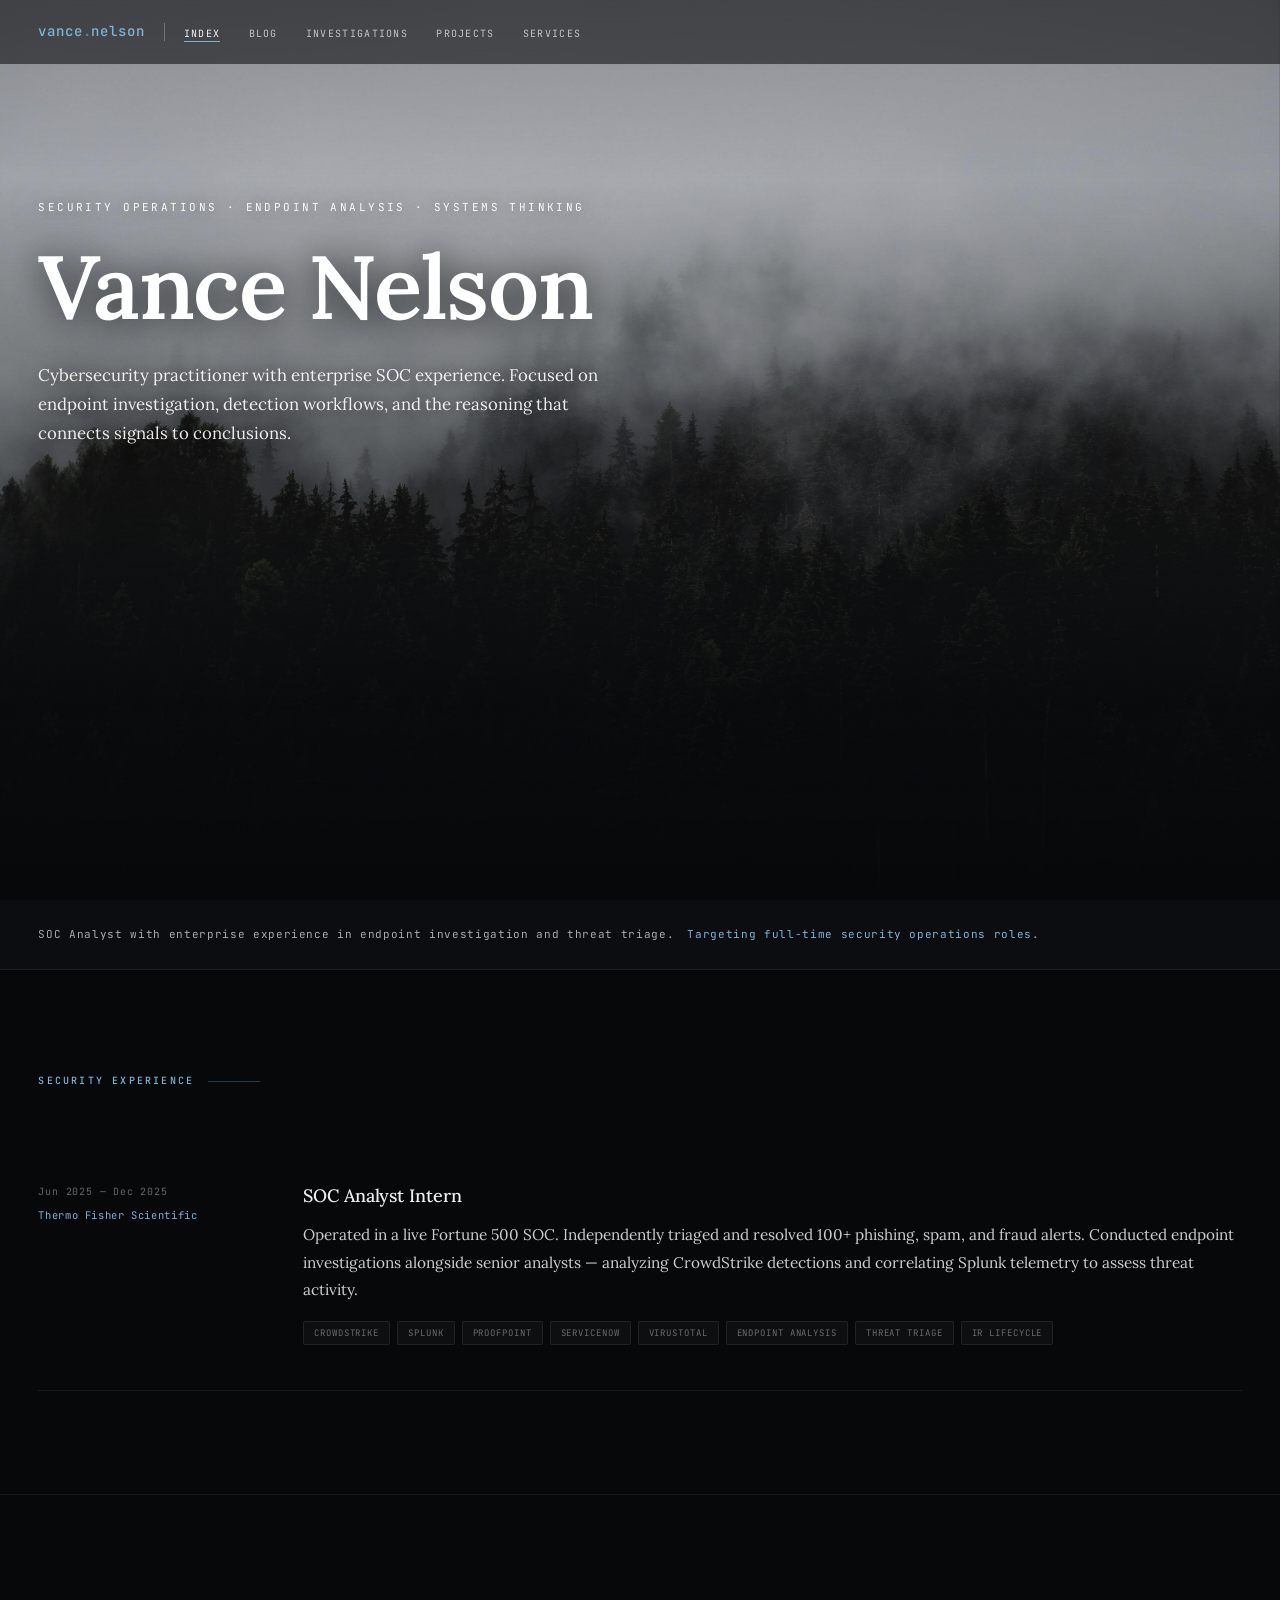
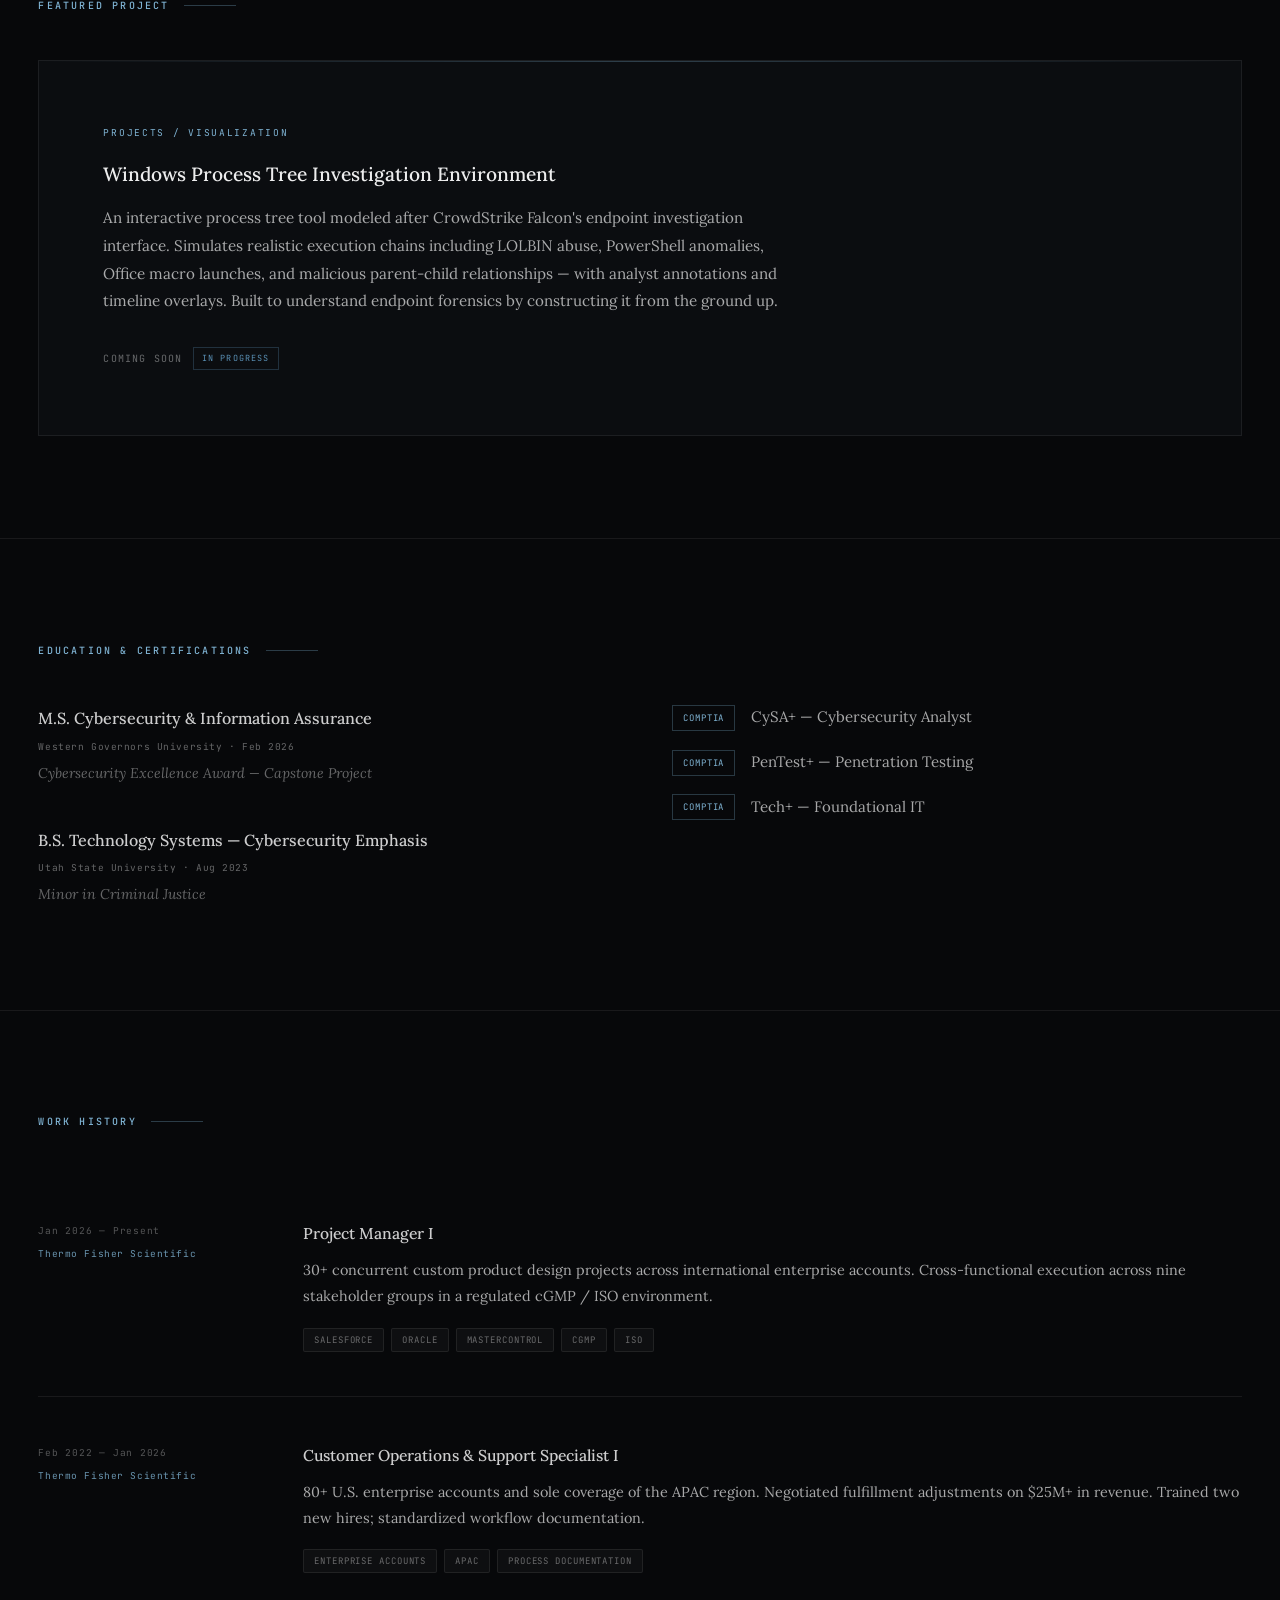
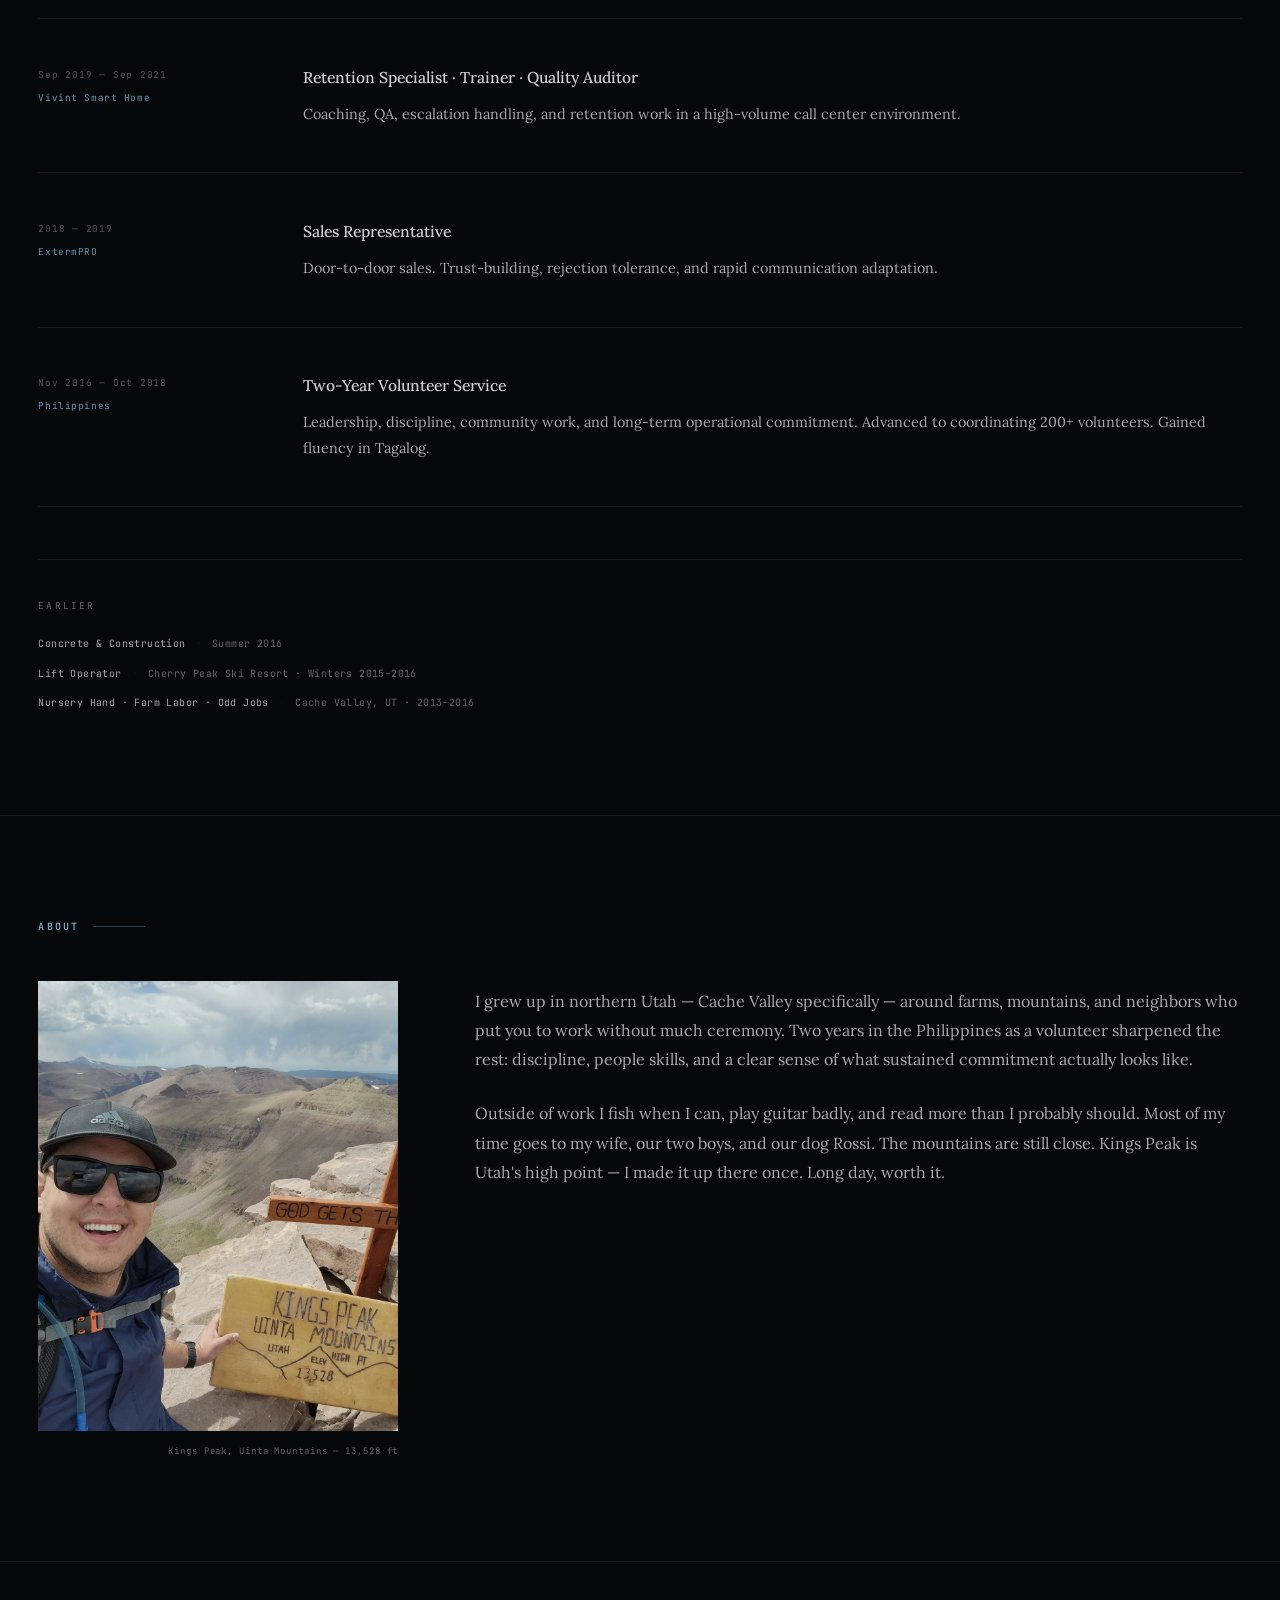
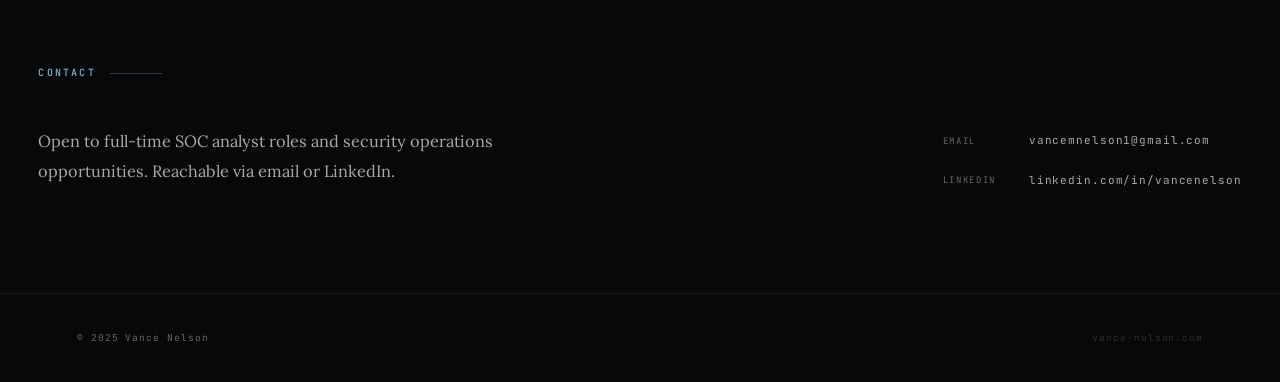
<file: index.html>
<!DOCTYPE html>
<html lang="en">
<head>
  <meta charset="UTF-8" />
  <meta name="viewport" content="width=device-width, initial-scale=1.0" />
  <title>Vance Nelson — Cybersecurity</title>
  <meta name="description" content="Cybersecurity practitioner. SOC analyst, endpoint investigator, systems thinker." />
  <link rel="stylesheet" href="styles.css" />
  <link rel="preconnect" href="https://fonts.googleapis.com" />
  <link rel="preconnect" href="https://fonts.gstatic.com" crossorigin />
</head>
<body>

  <!-- ── Navigation ─────────────────────────────────────── -->
  <nav class="nav" role="navigation" aria-label="Primary">
    <div class="nav__inner">
      <span class="nav__logo">vance<span>.</span>nelson</span>
      <div class="nav__divider"></div>
      <ul class="nav__links">
        <li><a href="index.html">Index</a></li>
        <li><a href="blog.html">Blog</a></li>
        <li><a href="investigations.html">Investigations</a></li>
        <li><a href="projects.html">Projects</a></li>
        <li><a href="services.html">Services</a></li>
      </ul>
    </div>
  </nav>

  <!-- ── Hero ───────────────────────────────────────────── -->
  <section class="hero" aria-label="Introduction">
    <div class="hero__img" role="img" aria-label="Foggy forest landscape"></div>
    <div class="hero__overlay"></div>
    <div class="hero__content">
      <p class="hero__eyebrow">Security Operations · Endpoint Analysis · Systems Thinking</p>
      <h1 class="hero__name">Vance Nelson</h1>
      <p class="hero__tagline">
        Cybersecurity practitioner with enterprise SOC experience.
        Focused on endpoint investigation, detection workflows, and the
        reasoning that connects signals to conclusions.
      </p>
    </div>
  </section>

  <!-- ── Intent Bar ─────────────────────────────────────── -->
  <div class="intent-bar">
    <div class="container">
      <p class="intent-bar__text">
        SOC Analyst with enterprise experience in endpoint investigation and threat triage.
        <span class="intent-bar__target">Targeting full-time security operations roles.</span>
      </p>
    </div>
  </div>

  <!-- ── Main ───────────────────────────────────────────── -->
  <main class="site-main">

    <!-- Security Experience -->
    <section class="section" id="experience">
      <div class="container">
        <p class="section__label">Security Experience</p>
        <div class="experience__list">

          <!-- SOC Analyst — leads, visually dominant -->
          <div class="exp-item exp-item--soc">
            <div class="exp-item__meta">
              <p class="exp-item__date">Jun 2025 — Dec 2025</p>
              <p class="exp-item__company">Thermo Fisher Scientific</p>
            </div>
            <div class="exp-item__body">
              <p class="exp-item__title">SOC Analyst Intern</p>
              <p class="exp-item__desc">
                Operated in a live Fortune 500 SOC. Independently triaged and resolved 100+
                phishing, spam, and fraud alerts. Conducted endpoint investigations alongside
                senior analysts — analyzing CrowdStrike detections and correlating Splunk
                telemetry to assess threat activity.
              </p>
              <div class="exp-item__tags">
                <span class="tag">CrowdStrike</span>
                <span class="tag">Splunk</span>
                <span class="tag">Proofpoint</span>
                <span class="tag">ServiceNow</span>
                <span class="tag">VirusTotal</span>
                <span class="tag">Endpoint Analysis</span>
                <span class="tag">Threat Triage</span>
                <span class="tag">IR Lifecycle</span>
              </div>
            </div>
          </div>

        </div>
      </div>
    </section>

    <!-- Featured Project -->
    <section class="section" id="featured">
      <div class="container">
        <p class="section__label">Featured Project</p>
        <div class="featured__card reveal">
          <p class="featured__type">Projects / Visualization</p>
          <h2 class="featured__title">Windows Process Tree Investigation Environment</h2>
          <p class="featured__body">
            An interactive process tree tool modeled after CrowdStrike Falcon's endpoint
            investigation interface. Simulates realistic execution chains including LOLBIN
            abuse, PowerShell anomalies, Office macro launches, and malicious parent-child
            relationships — with analyst annotations and timeline overlays.
            Built to understand endpoint forensics by constructing it from the ground up.
          </p>
          <span class="featured__link featured__link--soon">
            Coming Soon <span class="featured__soon-badge">In Progress</span>
          </span>
        </div>
      </div>
    </section>

    <!-- Education & Certifications -->
    <section class="section" id="education">
      <div class="container">
        <p class="section__label">Education & Certifications</p>
        <div class="edu__row">
          <div>
            <div class="edu-block reveal">
              <p class="edu-block__title">M.S. Cybersecurity & Information Assurance</p>
              <p class="edu-block__sub">Western Governors University · Feb 2026</p>
              <p class="edu-block__note">Cybersecurity Excellence Award — Capstone Project</p>
            </div>
            <div class="edu-block reveal">
              <p class="edu-block__title">B.S. Technology Systems — Cybersecurity Emphasis</p>
              <p class="edu-block__sub">Utah State University · Aug 2023</p>
              <p class="edu-block__note">Minor in Criminal Justice</p>
            </div>
          </div>
          <div class="reveal">
            <ul class="cert-list">
              <li class="cert-item">
                <span class="cert-item__badge">CompTIA</span>
                <span class="cert-item__name">CySA+ — Cybersecurity Analyst</span>
              </li>
              <li class="cert-item">
                <span class="cert-item__badge">CompTIA</span>
                <span class="cert-item__name">PenTest+ — Penetration Testing</span>
              </li>
              <li class="cert-item">
                <span class="cert-item__badge">CompTIA</span>
                <span class="cert-item__name">Tech+ — Foundational IT</span>
              </li>
            </ul>
          </div>
        </div>
      </div>
    </section>

    <!-- Work History -->
    <section class="section" id="work-history">
      <div class="container">
        <p class="section__label">Work History</p>
        <div class="experience__list">

          <!-- Project Manager — operational maturity -->
          <div class="exp-item exp-item--archive">
            <div class="exp-item__meta">
              <p class="exp-item__date">Jan 2026 — Present</p>
              <p class="exp-item__company">Thermo Fisher Scientific</p>
            </div>
            <div class="exp-item__body">
              <p class="exp-item__title">Project Manager I</p>
              <p class="exp-item__desc">
                30+ concurrent custom product design projects across international enterprise accounts.
                Cross-functional execution across nine stakeholder groups in a regulated
                cGMP / ISO environment.
              </p>
              <div class="exp-item__tags">
                <span class="tag">Salesforce</span>
                <span class="tag">Oracle</span>
                <span class="tag">MasterControl</span>
                <span class="tag">cGMP</span>
                <span class="tag">ISO</span>
              </div>
            </div>
          </div>

          <!-- Customer Operations -->
          <div class="exp-item exp-item--archive">
            <div class="exp-item__meta">
              <p class="exp-item__date">Feb 2022 — Jan 2026</p>
              <p class="exp-item__company">Thermo Fisher Scientific</p>
            </div>
            <div class="exp-item__body">
              <p class="exp-item__title">Customer Operations & Support Specialist I</p>
              <p class="exp-item__desc">
                80+ U.S. enterprise accounts and sole coverage of the APAC region.
                Negotiated fulfillment adjustments on $25M+ in revenue. Trained two new hires;
                standardized workflow documentation.
              </p>
              <div class="exp-item__tags">
                <span class="tag">Enterprise Accounts</span>
                <span class="tag">APAC</span>
                <span class="tag">Process Documentation</span>
              </div>
            </div>
          </div>

          <!-- Vivint -->
          <div class="exp-item exp-item--archive">
            <div class="exp-item__meta">
              <p class="exp-item__date">Sep 2019 — Sep 2021</p>
              <p class="exp-item__company">Vivint Smart Home</p>
            </div>
            <div class="exp-item__body">
              <p class="exp-item__title">Retention Specialist · Trainer · Quality Auditor</p>
              <p class="exp-item__desc">
                Coaching, QA, escalation handling, and retention work in a high-volume call center environment.
              </p>
            </div>
          </div>

          <!-- ExtermPRO -->
          <div class="exp-item exp-item--archive">
            <div class="exp-item__meta">
              <p class="exp-item__date">2018 — 2019</p>
              <p class="exp-item__company">ExtermPRO</p>
            </div>
            <div class="exp-item__body">
              <p class="exp-item__title">Sales Representative</p>
              <p class="exp-item__desc">
                Door-to-door sales. Trust-building, rejection tolerance, and rapid communication adaptation.
              </p>
            </div>
          </div>

          <!-- Volunteer -->
          <div class="exp-item exp-item--archive">
            <div class="exp-item__meta">
              <p class="exp-item__date">Nov 2016 — Oct 2018</p>
              <p class="exp-item__company">Philippines</p>
            </div>
            <div class="exp-item__body">
              <p class="exp-item__title">Two-Year Volunteer Service</p>
              <p class="exp-item__desc">
                Leadership, discipline, community work, and long-term operational commitment.
                Advanced to coordinating 200+ volunteers. Gained fluency in Tagalog.
              </p>
            </div>
          </div>

        </div>

        <!-- Foundations — compressed archival block -->
        <div class="foundations-block reveal">
          <p class="foundations-block__label">Earlier</p>
          <ul class="foundations-block__list">
            <li><span class="foundations-block__role">Concrete &amp; Construction</span><span class="foundations-block__sep">·</span><span class="foundations-block__detail">Summer 2016</span></li>
            <li><span class="foundations-block__role">Lift Operator</span><span class="foundations-block__sep">·</span><span class="foundations-block__detail">Cherry Peak Ski Resort · Winters 2015–2016</span></li>
            <li><span class="foundations-block__role">Nursery Hand · Farm Labor · Odd Jobs</span><span class="foundations-block__sep">·</span><span class="foundations-block__detail">Cache Valley, UT · 2013–2016</span></li>
          </ul>
        </div>

      </div>
    </section>

    <!-- Beyond Security / About -->
    <section class="section section--beyond" id="beyond">
      <div class="container">
        <p class="section__label">About</p>
        <div class="beyond__layout">
          <div class="beyond__img-wrap reveal">
            <img
              src="images/kings-peak.jpg"
              alt="Vance Nelson at the summit of Kings Peak, Utah — elevation 13,528 ft"
              class="beyond__img"
              loading="lazy"
            />
            <p class="beyond__img-caption">Kings Peak, Uinta Mountains — 13,528 ft</p>
          </div>
          <div class="beyond__text reveal">
            <p>
              I grew up in northern Utah — Cache Valley specifically — around farms,
              mountains, and neighbors who put you to work without much ceremony.
              Two years in the Philippines as a volunteer sharpened the rest: discipline,
              people skills, and a clear sense of what sustained commitment actually looks like.
            </p>
            <p>
              Outside of work I fish when I can, play guitar badly, and read more than I
              probably should. Most of my time goes to my wife, our two boys, and our dog Rossi.
              The mountains are still close. Kings Peak is Utah's high point — I made it up
              there once. Long day, worth it.
            </p>
          </div>
        </div>
      </div>
    </section>

    <!-- Contact -->
    <section class="section" id="contact">
      <div class="container">
        <p class="section__label">Contact</p>
        <div class="contact__row">
          <p class="contact__statement reveal">
            Open to full-time SOC analyst roles and security operations opportunities.
            Reachable via email or LinkedIn.
          </p>
          <div class="contact__links reveal">
            <a href="mailto:vancemnelson1@gmail.com" class="contact__link">
              <span class="contact__link__label">Email</span>
              <span>vancemnelson1@gmail.com</span>
            </a>
            <a href="https://linkedin.com/in/vancenelson" target="_blank" rel="noopener" class="contact__link">
              <span class="contact__link__label">LinkedIn</span>
              <span>linkedin.com/in/vancenelson</span>
            </a>
          </div>
        </div>
      </div>
    </section>

  </main>

  <!-- ── Footer ─────────────────────────────────────────── -->
  <footer class="footer">
    <div class="container" style="display:flex;justify-content:space-between;width:100%;max-width:var(--max-w);">
      <span class="footer__copy">© 2025 Vance Nelson</span>
      <span class="footer__tag">vance-nelson.com</span>
    </div>
  </footer>

  <script src="script.js"></script>
</body>
</html>
</file>
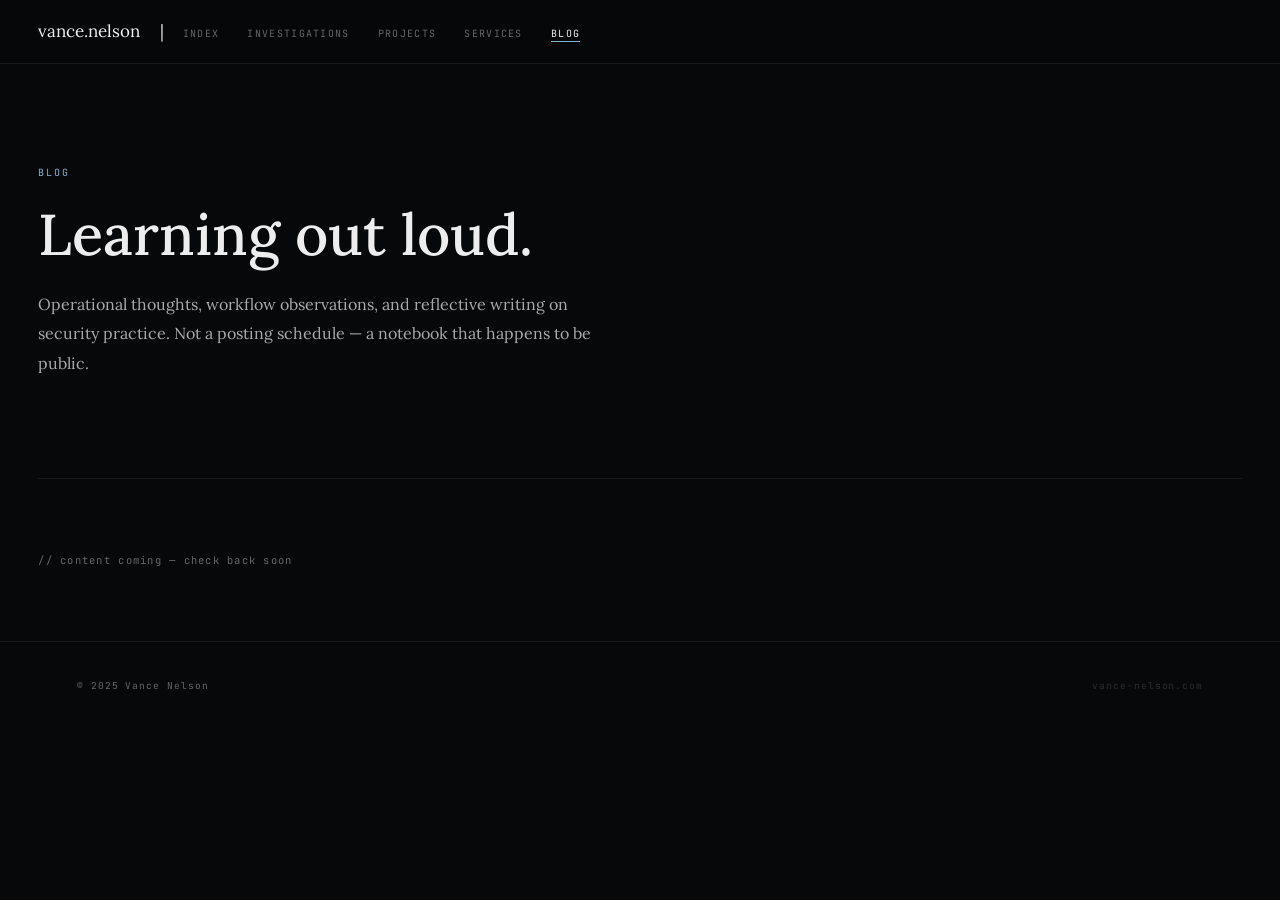
<file: blog.html>
<!DOCTYPE html>
<html lang="en">
<head>
  <meta charset="UTF-8" />
  <meta name="viewport" content="width=device-width, initial-scale=1.0" />
  <title>Blog — Vance Nelson</title>
  <link rel="stylesheet" href="styles.css" />
  <link rel="preconnect" href="https://fonts.googleapis.com" />
  <link rel="preconnect" href="https://fonts.gstatic.com" crossorigin />
</head>
<body>

  <!-- Navigation -->
  <nav class="nav" role="navigation" aria-label="Primary">
  <div class="nav__inner">
    <div class="nav__brand">vance<span>.</span>nelson</div>
    <span class="nav__separator" aria-hidden="true">|</span>
    <ul class="nav__links">
      <li><a href="index.html">Index</a></li>
      <li><a href="investigations.html">Investigations</a></li>
      <li><a href="projects.html">Projects</a></li>
      <li><a href="services.html">Services</a></li>
      <li><a href="blog.html">Blog</a></li>
    </ul>
  </div>
</nav>

  <main class="site-main">
    <div class="container">
      <div class="stub-hero">
        <p class="stub-hero__label">Blog</p>
        <h1 class="stub-hero__title">Learning out loud.</h1>
        <p class="stub-hero__body">
          Operational thoughts, workflow observations, and reflective writing on 
          security practice. Not a posting schedule — a notebook that happens to be public.
        </p>
      </div>
      <div class="stub-coming section">
        <p class="stub-coming__note">// content coming — check back soon</p>
      </div>
    </div>
  </main>

  <footer class="footer">
    <div class="container" style="display:flex;justify-content:space-between;width:100%;max-width:var(--max-w);">
      <span class="footer__copy">© 2025 Vance Nelson</span>
      <span class="footer__tag">vance-nelson.com</span>
    </div>
  </footer>

  <script src="script.js"></script>
</file>
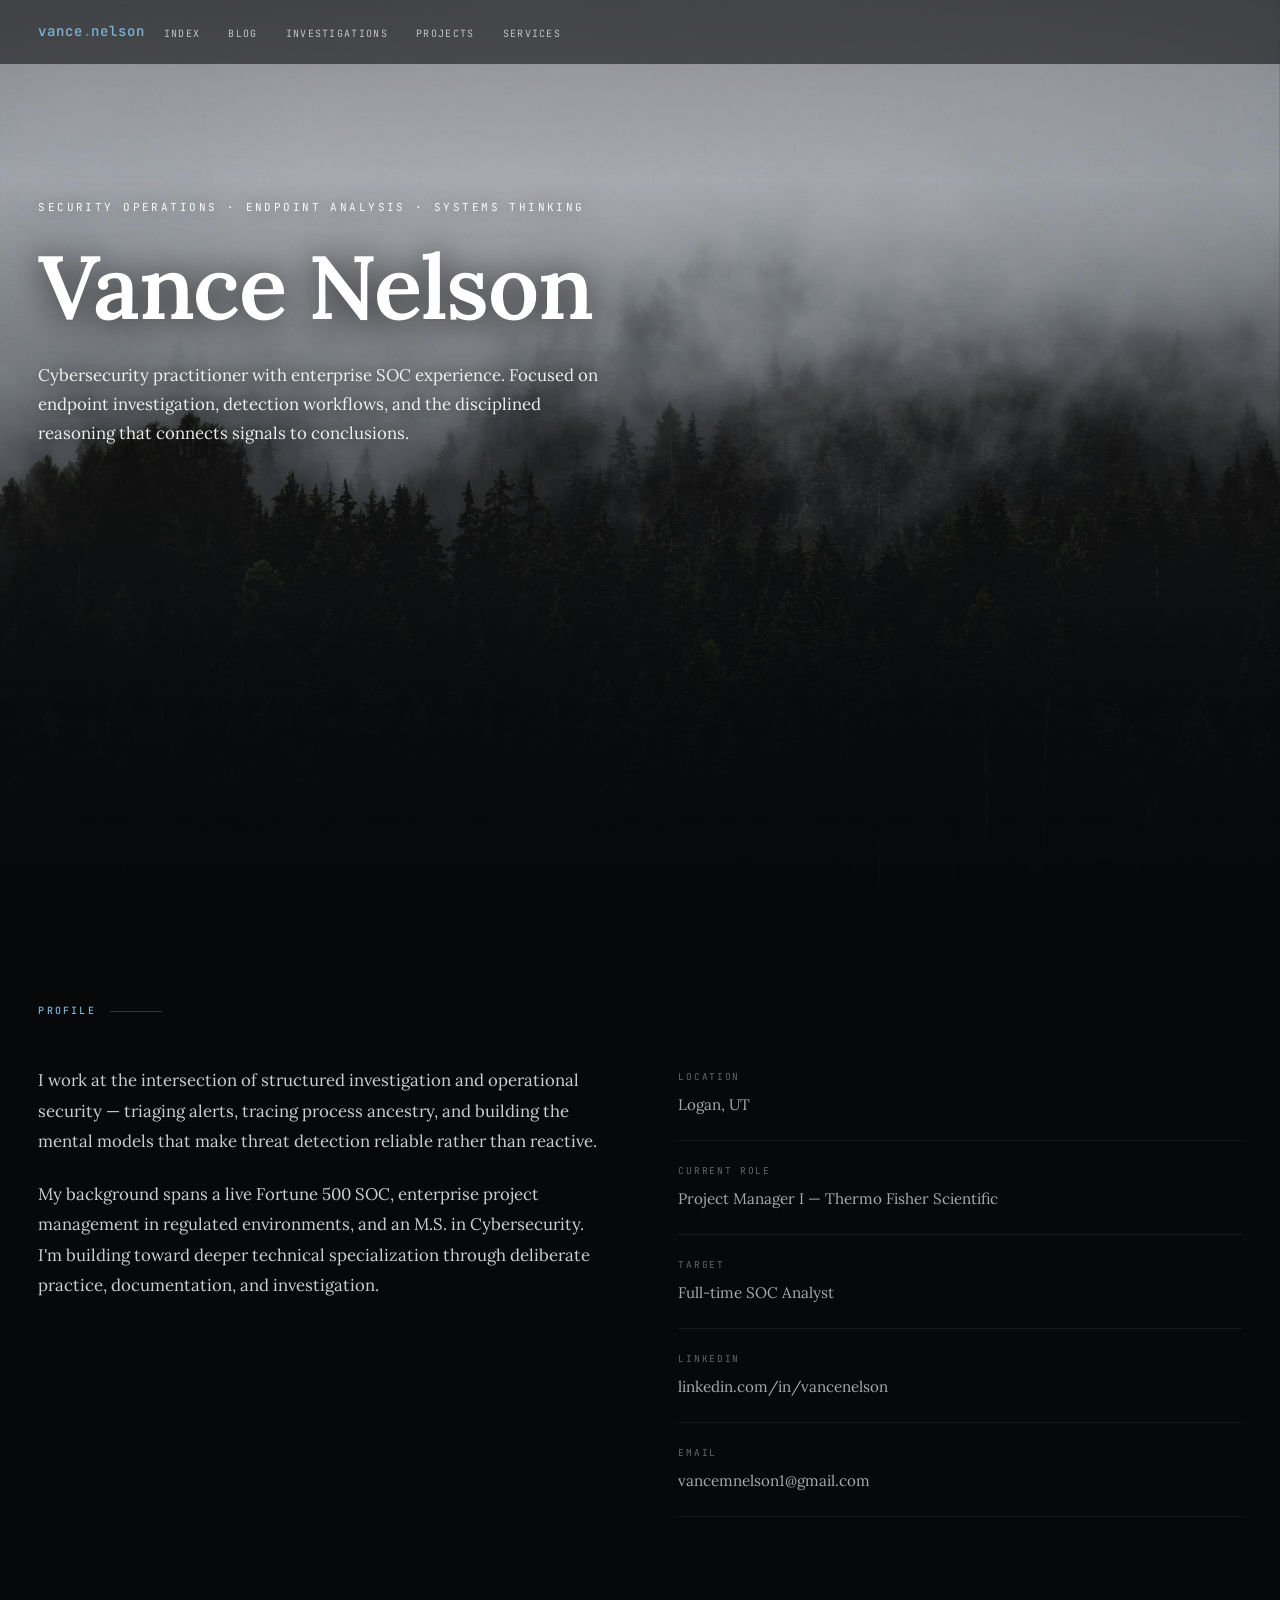
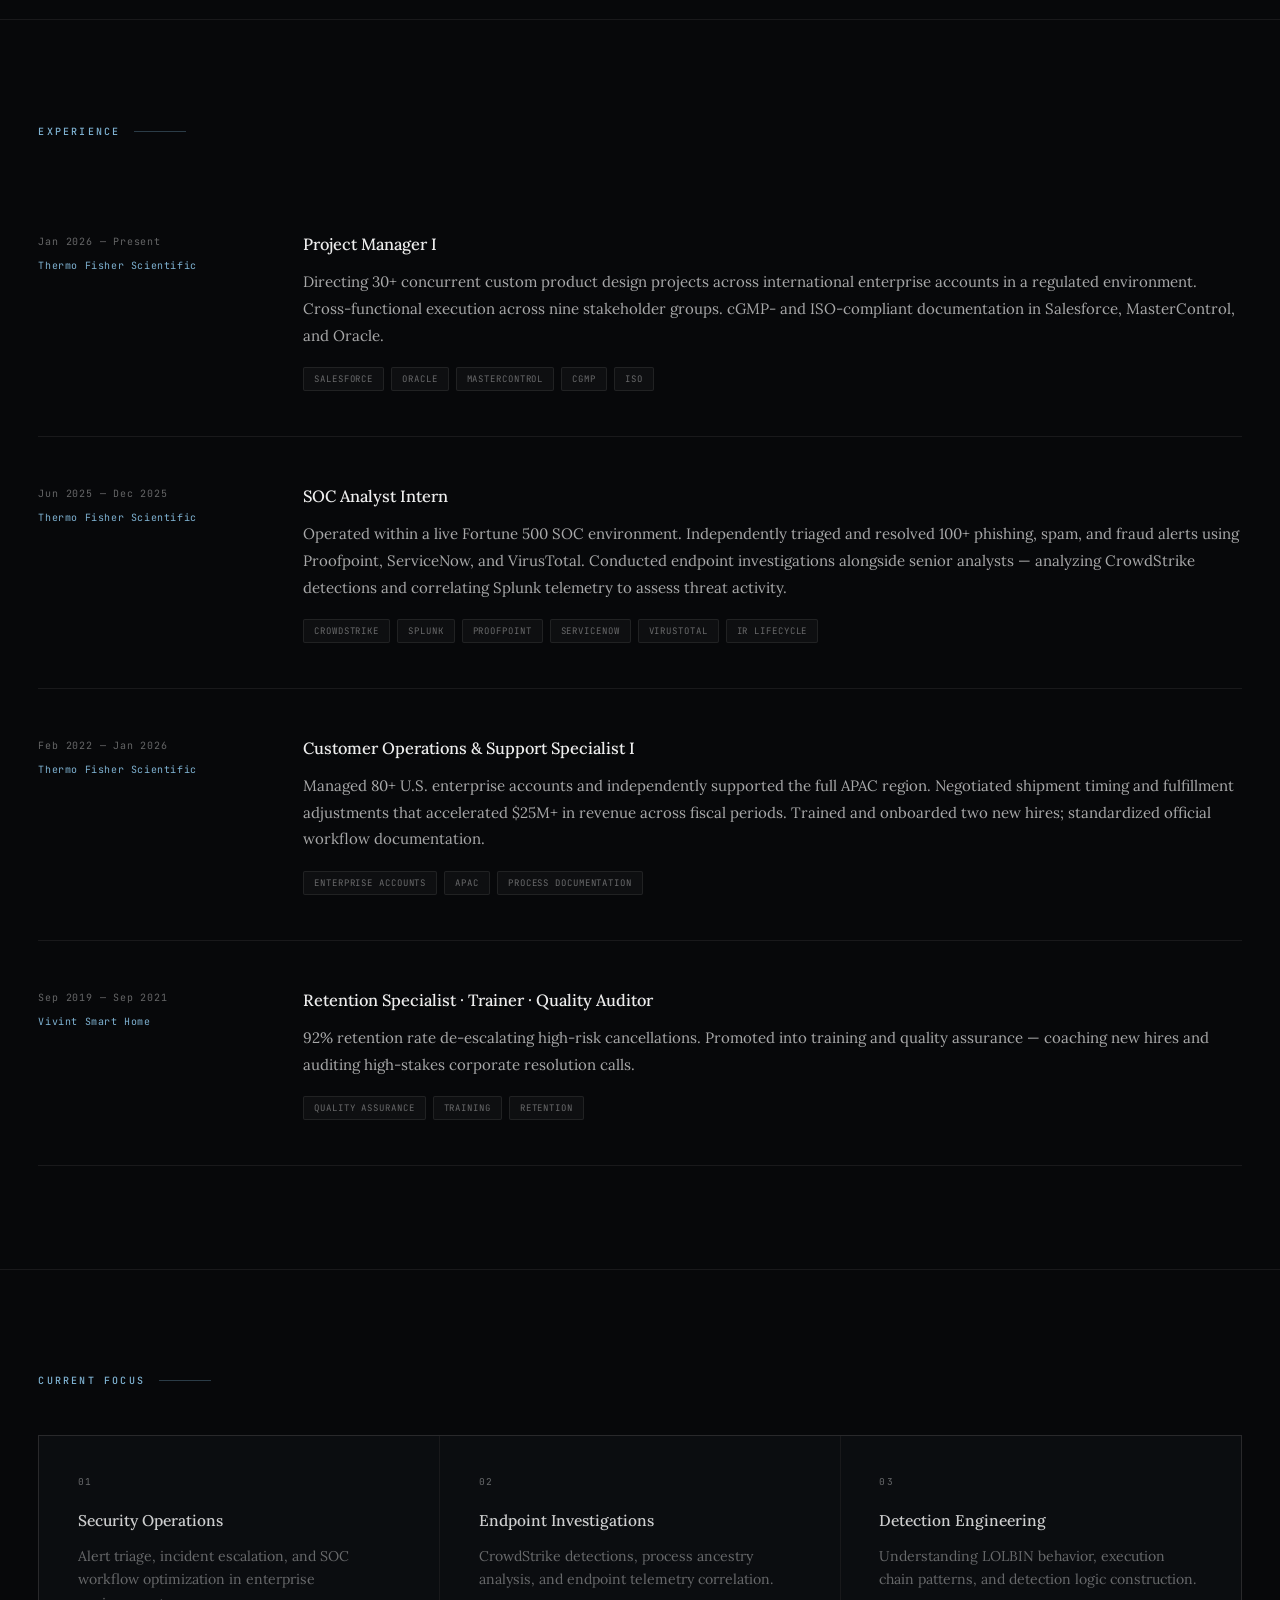
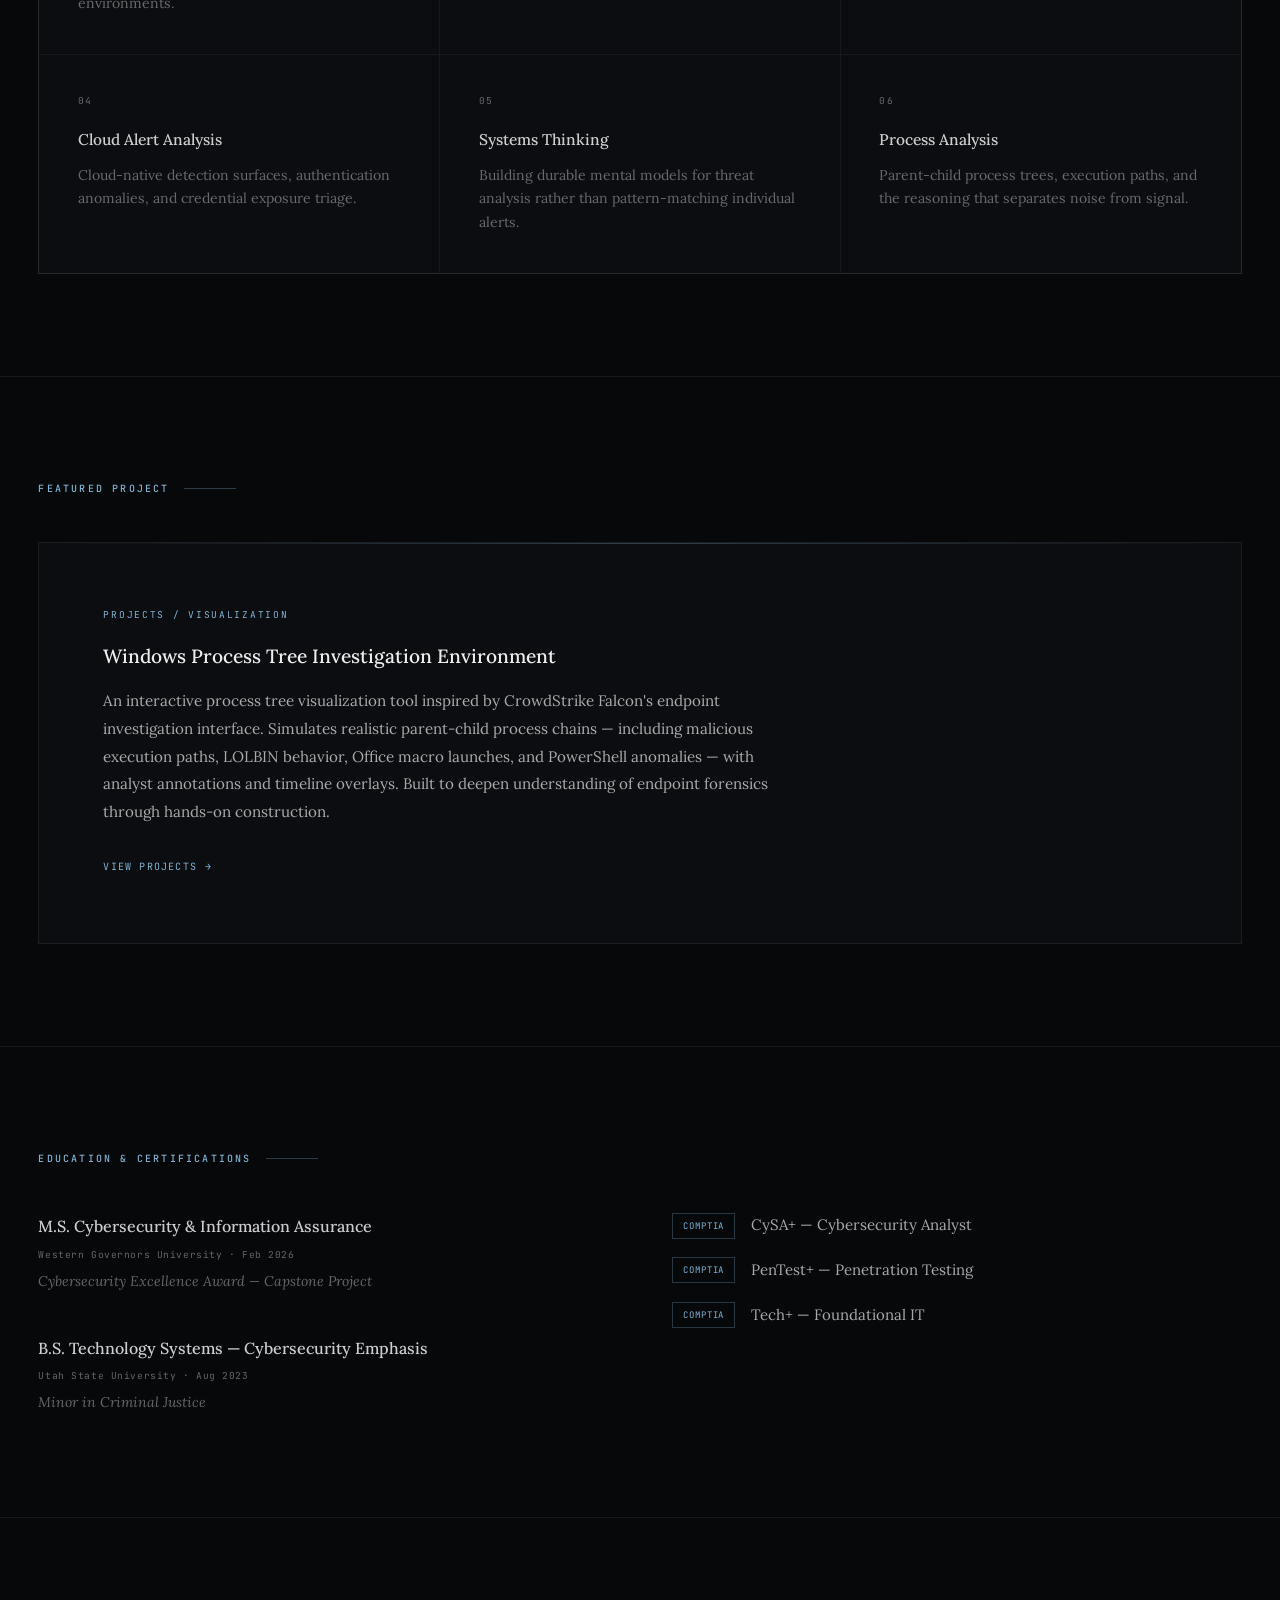
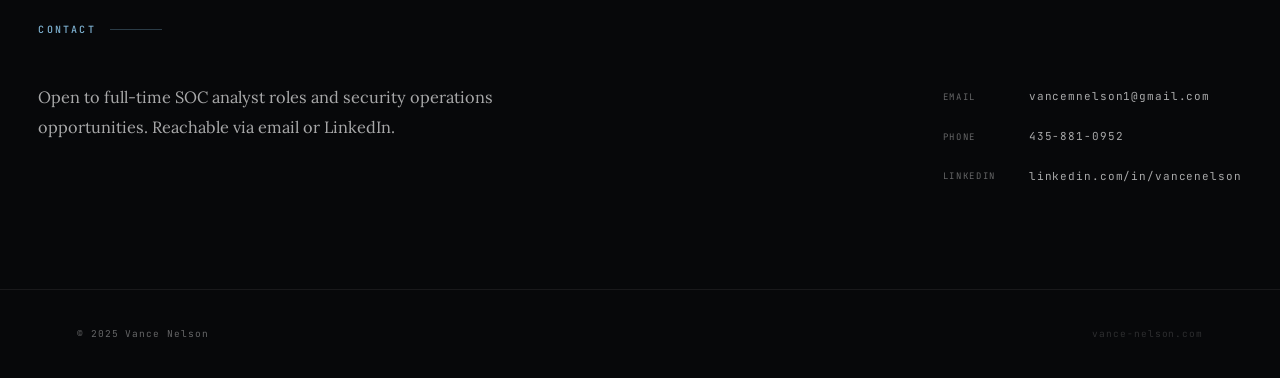
<file: indexv1.html>
<!DOCTYPE html>
<html lang="en">
<head>
  <meta charset="UTF-8" />
  <meta name="viewport" content="width=device-width, initial-scale=1.0" />
  <title>Vance Nelson — Cybersecurity</title>
  <meta name="description" content="Cybersecurity practitioner. SOC analyst, endpoint investigator, and systems thinker." />
  <link rel="stylesheet" href="styles.css" />
  <link rel="preconnect" href="https://fonts.googleapis.com" />
  <link rel="preconnect" href="https://fonts.gstatic.com" crossorigin />
</head>
<body>

  <!-- ── Navigation ─────────────────────────────────────── -->
  <nav class="nav" role="navigation" aria-label="Primary">
    <div class="nav__inner">
      <a href="index.html" class="nav__logo">vance<span>.</span>nelson</a>
      <ul class="nav__links">
        <li><a href="index.html">Index</a></li>
        <li><a href="blog.html">Blog</a></li>
        <li><a href="investigations.html">Investigations</a></li>
        <li><a href="projects.html">Projects</a></li>
        <li><a href="services.html">Services</a></li>
      </ul>
    </div>
  </nav>

  <!-- ── Hero ───────────────────────────────────────────── -->
  <section class="hero" aria-label="Introduction">
    <div class="hero__img" role="img" aria-label="Foggy forest landscape"></div>
    <div class="hero__overlay"></div>
    <div class="hero__content">
      <p class="hero__eyebrow">Security Operations · Endpoint Analysis · Systems Thinking</p>
      <h1 class="hero__name">Vance Nelson</h1>
      <p class="hero__tagline">
        Cybersecurity practitioner with enterprise SOC experience. 
        Focused on endpoint investigation, detection workflows, and the 
        disciplined reasoning that connects signals to conclusions.
      </p>
    </div>
  </section>

  <!-- ── Main ───────────────────────────────────────────── -->
  <main class="site-main">

    <!-- About -->
    <section class="section" id="about">
      <div class="container">
        <p class="section__label">Profile</p>
        <div class="about__body">
          <div class="about__statement reveal">
            <p>
              I work at the intersection of structured investigation and operational 
              security — triaging alerts, tracing process ancestry, and building the 
              mental models that make threat detection reliable rather than reactive.
            </p>
            <p>
              My background spans a live Fortune 500 SOC, enterprise project management 
              in regulated environments, and an M.S. in Cybersecurity. I'm building 
              toward deeper technical specialization through deliberate practice, 
              documentation, and investigation.
            </p>
          </div>
          <div class="about__meta reveal">
            <div class="about__detail">
              <span class="about__detail-label">Location</span>
              <span class="about__detail-value">Logan, UT</span>
            </div>
            <div class="about__detail">
              <span class="about__detail-label">Current Role</span>
              <span class="about__detail-value">Project Manager I — Thermo Fisher Scientific</span>
            </div>
            <div class="about__detail">
              <span class="about__detail-label">Target</span>
              <span class="about__detail-value">Full-time SOC Analyst</span>
            </div>
            <div class="about__detail">
              <span class="about__detail-label">LinkedIn</span>
              <span class="about__detail-value">
                <a href="https://linkedin.com/in/vancenelson" target="_blank" rel="noopener">linkedin.com/in/vancenelson</a>
              </span>
            </div>
            <div class="about__detail">
              <span class="about__detail-label">Email</span>
              <span class="about__detail-value">
                <a href="mailto:vancemnelson1@gmail.com">vancemnelson1@gmail.com</a>
              </span>
            </div>
          </div>
        </div>
      </div>
    </section>

    <!-- Experience -->
    <section class="section" id="experience">
      <div class="container">
        <p class="section__label">Experience</p>
        <div class="experience__list">

          <div class="exp-item">
            <div class="exp-item__meta">
              <p class="exp-item__date">Jan 2026 — Present</p>
              <p class="exp-item__company">Thermo Fisher Scientific</p>
            </div>
            <div class="exp-item__body">
              <p class="exp-item__title">Project Manager I</p>
              <p class="exp-item__desc">
                Directing 30+ concurrent custom product design projects across international 
                enterprise accounts in a regulated environment. Cross-functional execution 
                across nine stakeholder groups. cGMP- and ISO-compliant documentation 
                in Salesforce, MasterControl, and Oracle.
              </p>
              <div class="exp-item__tags">
                <span class="tag">Salesforce</span>
                <span class="tag">Oracle</span>
                <span class="tag">MasterControl</span>
                <span class="tag">cGMP</span>
                <span class="tag">ISO</span>
              </div>
            </div>
          </div>

          <div class="exp-item">
            <div class="exp-item__meta">
              <p class="exp-item__date">Jun 2025 — Dec 2025</p>
              <p class="exp-item__company">Thermo Fisher Scientific</p>
            </div>
            <div class="exp-item__body">
              <p class="exp-item__title">SOC Analyst Intern</p>
              <p class="exp-item__desc">
                Operated within a live Fortune 500 SOC environment. Independently triaged and 
                resolved 100+ phishing, spam, and fraud alerts using Proofpoint, ServiceNow, 
                and VirusTotal. Conducted endpoint investigations alongside senior analysts 
                — analyzing CrowdStrike detections and correlating Splunk telemetry to 
                assess threat activity.
              </p>
              <div class="exp-item__tags">
                <span class="tag">CrowdStrike</span>
                <span class="tag">Splunk</span>
                <span class="tag">Proofpoint</span>
                <span class="tag">ServiceNow</span>
                <span class="tag">VirusTotal</span>
                <span class="tag">IR Lifecycle</span>
              </div>
            </div>
          </div>

          <div class="exp-item">
            <div class="exp-item__meta">
              <p class="exp-item__date">Feb 2022 — Jan 2026</p>
              <p class="exp-item__company">Thermo Fisher Scientific</p>
            </div>
            <div class="exp-item__body">
              <p class="exp-item__title">Customer Operations & Support Specialist I</p>
              <p class="exp-item__desc">
                Managed 80+ U.S. enterprise accounts and independently supported the full 
                APAC region. Negotiated shipment timing and fulfillment adjustments that 
                accelerated $25M+ in revenue across fiscal periods. Trained and onboarded 
                two new hires; standardized official workflow documentation.
              </p>
              <div class="exp-item__tags">
                <span class="tag">Enterprise Accounts</span>
                <span class="tag">APAC</span>
                <span class="tag">Process Documentation</span>
              </div>
            </div>
          </div>

          <div class="exp-item">
            <div class="exp-item__meta">
              <p class="exp-item__date">Sep 2019 — Sep 2021</p>
              <p class="exp-item__company">Vivint Smart Home</p>
            </div>
            <div class="exp-item__body">
              <p class="exp-item__title">Retention Specialist · Trainer · Quality Auditor</p>
              <p class="exp-item__desc">
                92% retention rate de-escalating high-risk cancellations. 
                Promoted into training and quality assurance — coaching new hires 
                and auditing high-stakes corporate resolution calls.
              </p>
              <div class="exp-item__tags">
                <span class="tag">Quality Assurance</span>
                <span class="tag">Training</span>
                <span class="tag">Retention</span>
              </div>
            </div>
          </div>

        </div>
      </div>
    </section>

    <!-- Current Focus -->
    <section class="section" id="focus">
      <div class="container">
        <p class="section__label">Current Focus</p>
        <div class="focus__grid">
          <div class="focus-item reveal">
            <p class="focus-item__num">01</p>
            <p class="focus-item__title">Security Operations</p>
            <p class="focus-item__desc">Alert triage, incident escalation, and SOC workflow optimization in enterprise environments.</p>
          </div>
          <div class="focus-item reveal">
            <p class="focus-item__num">02</p>
            <p class="focus-item__title">Endpoint Investigations</p>
            <p class="focus-item__desc">CrowdStrike detections, process ancestry analysis, and endpoint telemetry correlation.</p>
          </div>
          <div class="focus-item reveal">
            <p class="focus-item__num">03</p>
            <p class="focus-item__title">Detection Engineering</p>
            <p class="focus-item__desc">Understanding LOLBIN behavior, execution chain patterns, and detection logic construction.</p>
          </div>
          <div class="focus-item reveal">
            <p class="focus-item__num">04</p>
            <p class="focus-item__title">Cloud Alert Analysis</p>
            <p class="focus-item__desc">Cloud-native detection surfaces, authentication anomalies, and credential exposure triage.</p>
          </div>
          <div class="focus-item reveal">
            <p class="focus-item__num">05</p>
            <p class="focus-item__title">Systems Thinking</p>
            <p class="focus-item__desc">Building durable mental models for threat analysis rather than pattern-matching individual alerts.</p>
          </div>
          <div class="focus-item reveal">
            <p class="focus-item__num">06</p>
            <p class="focus-item__title">Process Analysis</p>
            <p class="focus-item__desc">Parent-child process trees, execution paths, and the reasoning that separates noise from signal.</p>
          </div>
        </div>
      </div>
    </section>

    <!-- Featured -->
    <section class="section" id="featured">
      <div class="container">
        <p class="section__label">Featured Project</p>
        <div class="featured__card reveal">
          <p class="featured__type">Projects / Visualization</p>
          <h2 class="featured__title">Windows Process Tree Investigation Environment</h2>
          <p class="featured__body">
            An interactive process tree visualization tool inspired by CrowdStrike Falcon's 
            endpoint investigation interface. Simulates realistic parent-child process chains — 
            including malicious execution paths, LOLBIN behavior, Office macro launches, 
            and PowerShell anomalies — with analyst annotations and timeline overlays.
            Built to deepen understanding of endpoint forensics through hands-on construction.
          </p>
          <a href="projects.html" class="featured__link">
            View Projects <span>→</span>
          </a>
        </div>
      </div>
    </section>

    <!-- Education & Certs -->
    <section class="section" id="education">
      <div class="container">
        <p class="section__label">Education & Certifications</p>
        <div class="edu__row">
          <div>
            <div class="edu-block reveal">
              <p class="edu-block__title">M.S. Cybersecurity & Information Assurance</p>
              <p class="edu-block__sub">Western Governors University · Feb 2026</p>
              <p class="edu-block__note">Cybersecurity Excellence Award — Capstone Project</p>
            </div>
            <div class="edu-block reveal">
              <p class="edu-block__title">B.S. Technology Systems — Cybersecurity Emphasis</p>
              <p class="edu-block__sub">Utah State University · Aug 2023</p>
              <p class="edu-block__note">Minor in Criminal Justice</p>
            </div>
          </div>
          <div class="reveal">
            <ul class="cert-list">
              <li class="cert-item">
                <span class="cert-item__badge">CompTIA</span>
                <span class="cert-item__name">CySA+ — Cybersecurity Analyst</span>
              </li>
              <li class="cert-item">
                <span class="cert-item__badge">CompTIA</span>
                <span class="cert-item__name">PenTest+ — Penetration Testing</span>
              </li>
              <li class="cert-item">
                <span class="cert-item__badge">CompTIA</span>
                <span class="cert-item__name">Tech+ — Foundational IT</span>
              </li>
            </ul>
          </div>
        </div>
      </div>
    </section>

    <!-- Contact -->
    <section class="section" id="contact">
      <div class="container">
        <p class="section__label">Contact</p>
        <div class="contact__row">
          <p class="contact__statement reveal">
            Open to full-time SOC analyst roles and security operations opportunities. 
            Reachable via email or LinkedIn.
          </p>
          <div class="contact__links reveal">
            <a href="mailto:vancemnelson1@gmail.com" class="contact__link">
              <span class="contact__link__label">Email</span>
              <span>vancemnelson1@gmail.com</span>
            </a>
            <a href="tel:4358810952" class="contact__link">
              <span class="contact__link__label">Phone</span>
              <span>435-881-0952</span>
            </a>
            <a href="https://linkedin.com/in/vancenelson" target="_blank" rel="noopener" class="contact__link">
              <span class="contact__link__label">LinkedIn</span>
              <span>linkedin.com/in/vancenelson</span>
            </a>
          </div>
        </div>
      </div>
    </section>

  </main>

  <!-- ── Footer ─────────────────────────────────────────── -->
  <footer class="footer">
    <div class="container" style="display:flex;justify-content:space-between;width:100%;max-width:var(--max-w);">
      <span class="footer__copy">© 2025 Vance Nelson</span>
      <span class="footer__tag">vance-nelson.com</span>
    </div>
  </footer>

  <script src="script.js"></script>
</body>
</html>
</file>
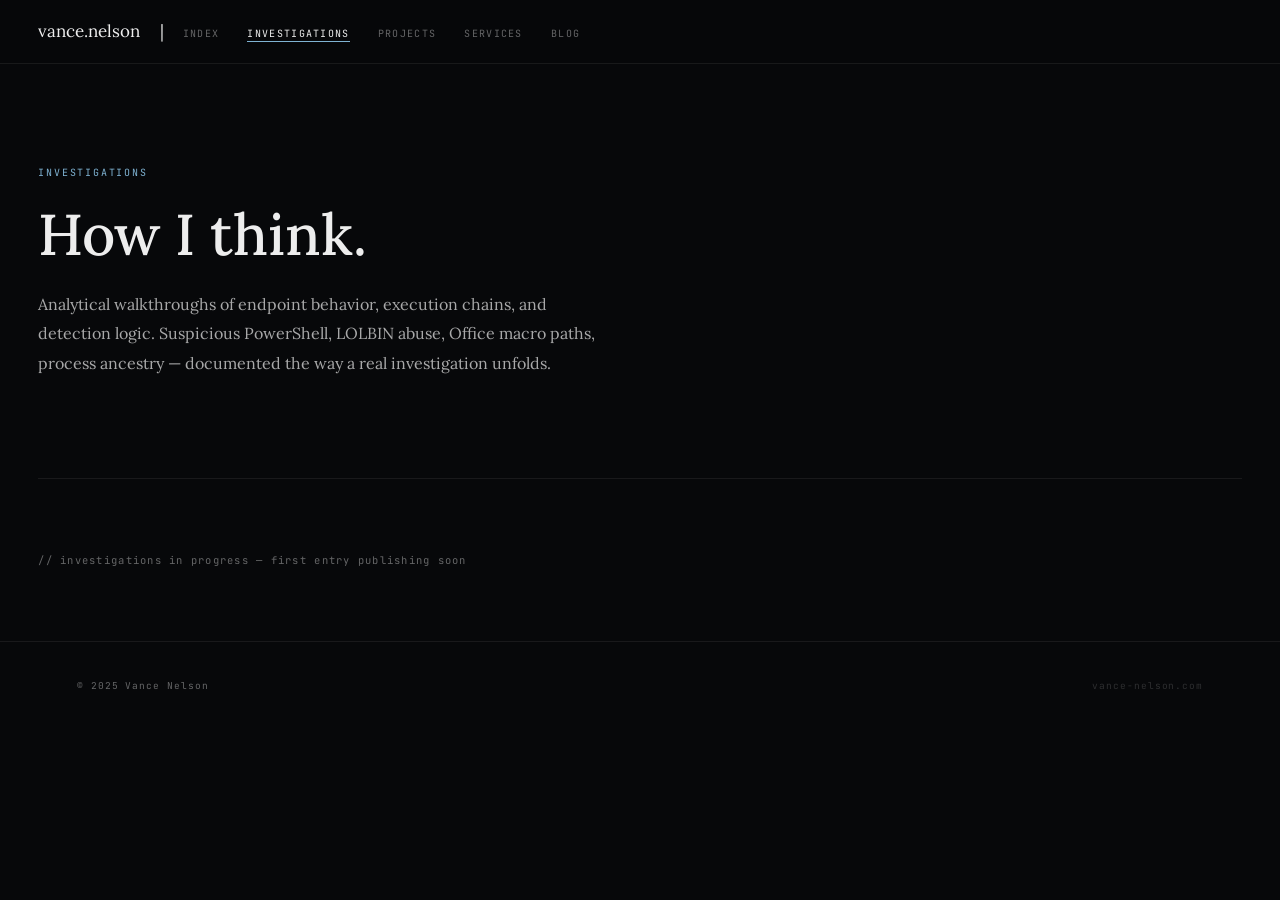
<file: investigations.html>
<!DOCTYPE html>
<html lang="en">
<head>
  <meta charset="UTF-8" />
  <meta name="viewport" content="width=device-width, initial-scale=1.0" />
  <title>Investigations — Vance Nelson</title>
  <link rel="stylesheet" href="styles.css" />
  <link rel="preconnect" href="https://fonts.googleapis.com" />
  <link rel="preconnect" href="https://fonts.gstatic.com" crossorigin />
</head>
<body>

  <!-- Navigation -->
  <nav class="nav" role="navigation" aria-label="Primary">
  <div class="nav__inner">
    <div class="nav__brand">vance<span>.</span>nelson</div>
    <span class="nav__separator" aria-hidden="true">|</span>
    <ul class="nav__links">
      <li><a href="index.html">Index</a></li>
      <li><a href="investigations.html">Investigations</a></li>
      <li><a href="projects.html">Projects</a></li>
      <li><a href="services.html">Services</a></li>
      <li><a href="blog.html">Blog</a></li>
    </ul>
  </div>
</nav>

  <main class="site-main">
    <div class="container">
      <div class="stub-hero">
        <p class="stub-hero__label">Investigations</p>
        <h1 class="stub-hero__title">How I think.</h1>
        <p class="stub-hero__body">
          Analytical walkthroughs of endpoint behavior, execution chains, and detection logic. 
          Suspicious PowerShell, LOLBIN abuse, Office macro paths, process ancestry — 
          documented the way a real investigation unfolds.
        </p>
      </div>
      <div class="stub-coming section">
        <p class="stub-coming__note">// investigations in progress — first entry publishing soon</p>
      </div>
    </div>
  </main>

  <footer class="footer">
    <div class="container" style="display:flex;justify-content:space-between;width:100%;max-width:var(--max-w);">
      <span class="footer__copy">© 2025 Vance Nelson</span>
      <span class="footer__tag">vance-nelson.com</span>
    </div>
  </footer>

  <script src="script.js"></script>
</file>
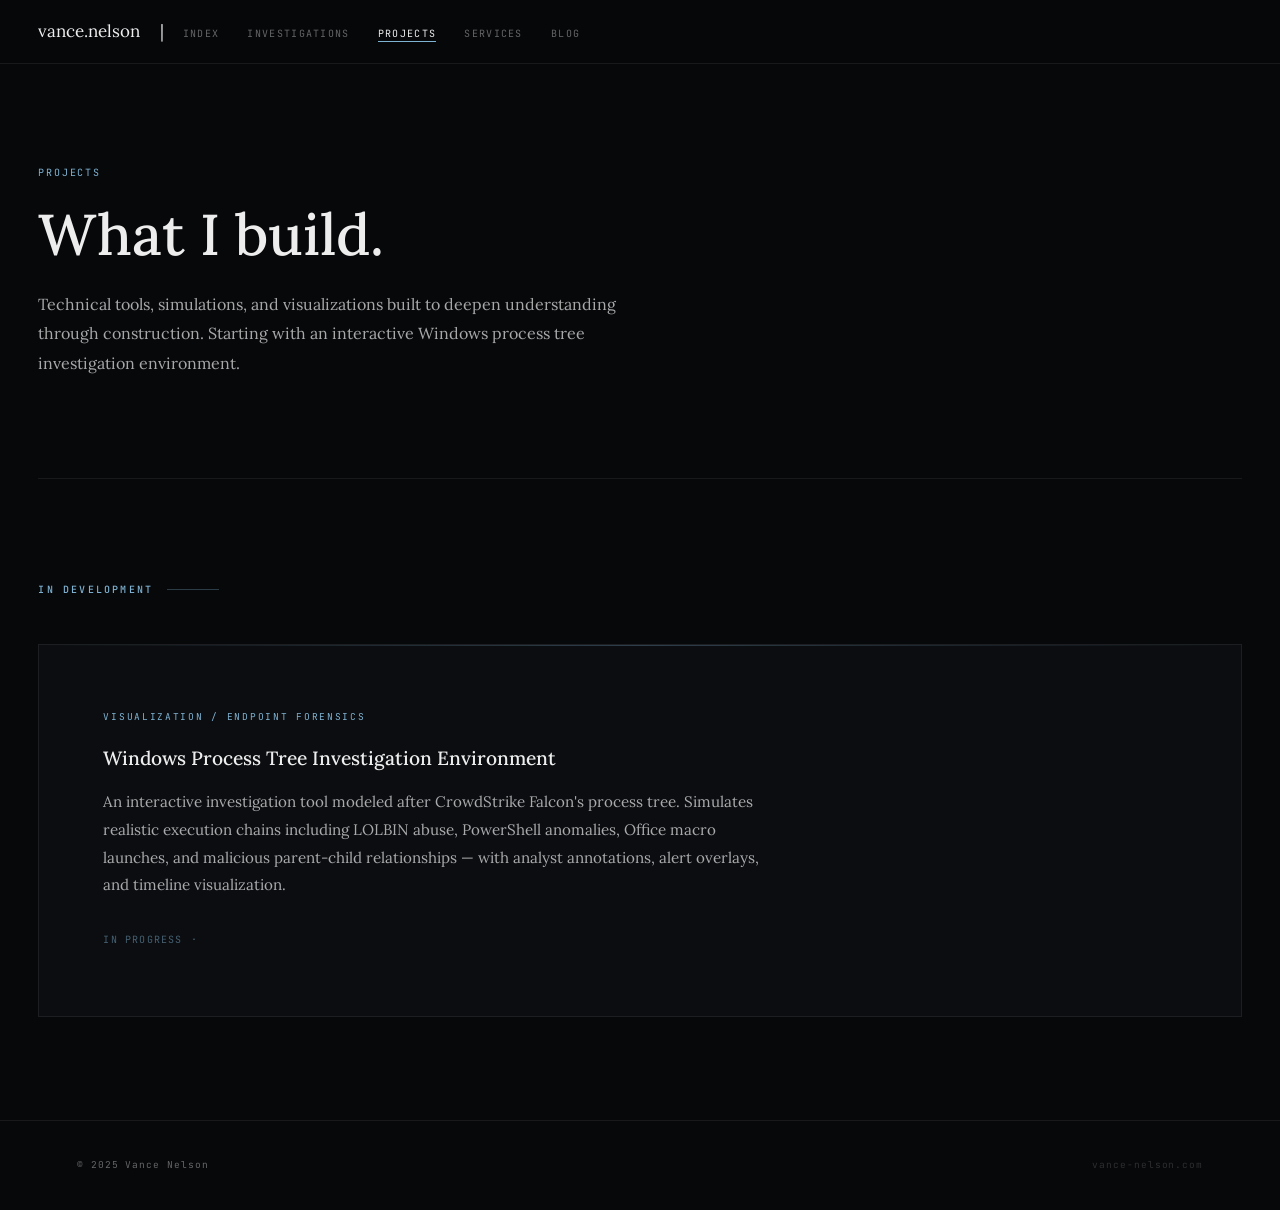
<file: projects.html>
<!DOCTYPE html>
<html lang="en">
<head>
  <meta charset="UTF-8" />
  <meta name="viewport" content="width=device-width, initial-scale=1.0" />
  <title>Projects — Vance Nelson</title>
  <link rel="stylesheet" href="styles.css" />
  <link rel="preconnect" href="https://fonts.googleapis.com" />
  <link rel="preconnect" href="https://fonts.gstatic.com" crossorigin />
</head>
<body>

  <!-- Navigation -->
  <nav class="nav" role="navigation" aria-label="Primary">
  <div class="nav__inner">
    <div class="nav__brand">vance<span>.</span>nelson</div>
    <span class="nav__separator" aria-hidden="true">|</span>
    <ul class="nav__links">
      <li><a href="index.html">Index</a></li>
      <li><a href="investigations.html">Investigations</a></li>
      <li><a href="projects.html">Projects</a></li>
      <li><a href="services.html">Services</a></li>
      <li><a href="blog.html">Blog</a></li>
    </ul>
  </div>
</nav>

  <main class="site-main">
    <div class="container">
      <div class="stub-hero">
        <p class="stub-hero__label">Projects</p>
        <h1 class="stub-hero__title">What I build.</h1>
        <p class="stub-hero__body">
          Technical tools, simulations, and visualizations built to deepen 
          understanding through construction. Starting with an interactive 
          Windows process tree investigation environment.
        </p>
      </div>

      <section class="section">
        <p class="section__label">In Development</p>
        <div class="featured__card reveal">
          <p class="featured__type">Visualization / Endpoint Forensics</p>
          <h2 class="featured__title">Windows Process Tree Investigation Environment</h2>
          <p class="featured__body">
            An interactive investigation tool modeled after CrowdStrike Falcon's process tree. 
            Simulates realistic execution chains including LOLBIN abuse, PowerShell anomalies, 
            Office macro launches, and malicious parent-child relationships — 
            with analyst annotations, alert overlays, and timeline visualization.
          </p>
          <span class="featured__link" style="cursor:default;opacity:0.5;">
            In Progress <span>·</span>
          </span>
        </div>
      </section>

    </div>
  </main>

  <footer class="footer">
    <div class="container" style="display:flex;justify-content:space-between;width:100%;max-width:var(--max-w);">
      <span class="footer__copy">© 2025 Vance Nelson</span>
      <span class="footer__tag">vance-nelson.com</span>
    </div>
  </footer>

  <script src="script.js"></script>
</file>
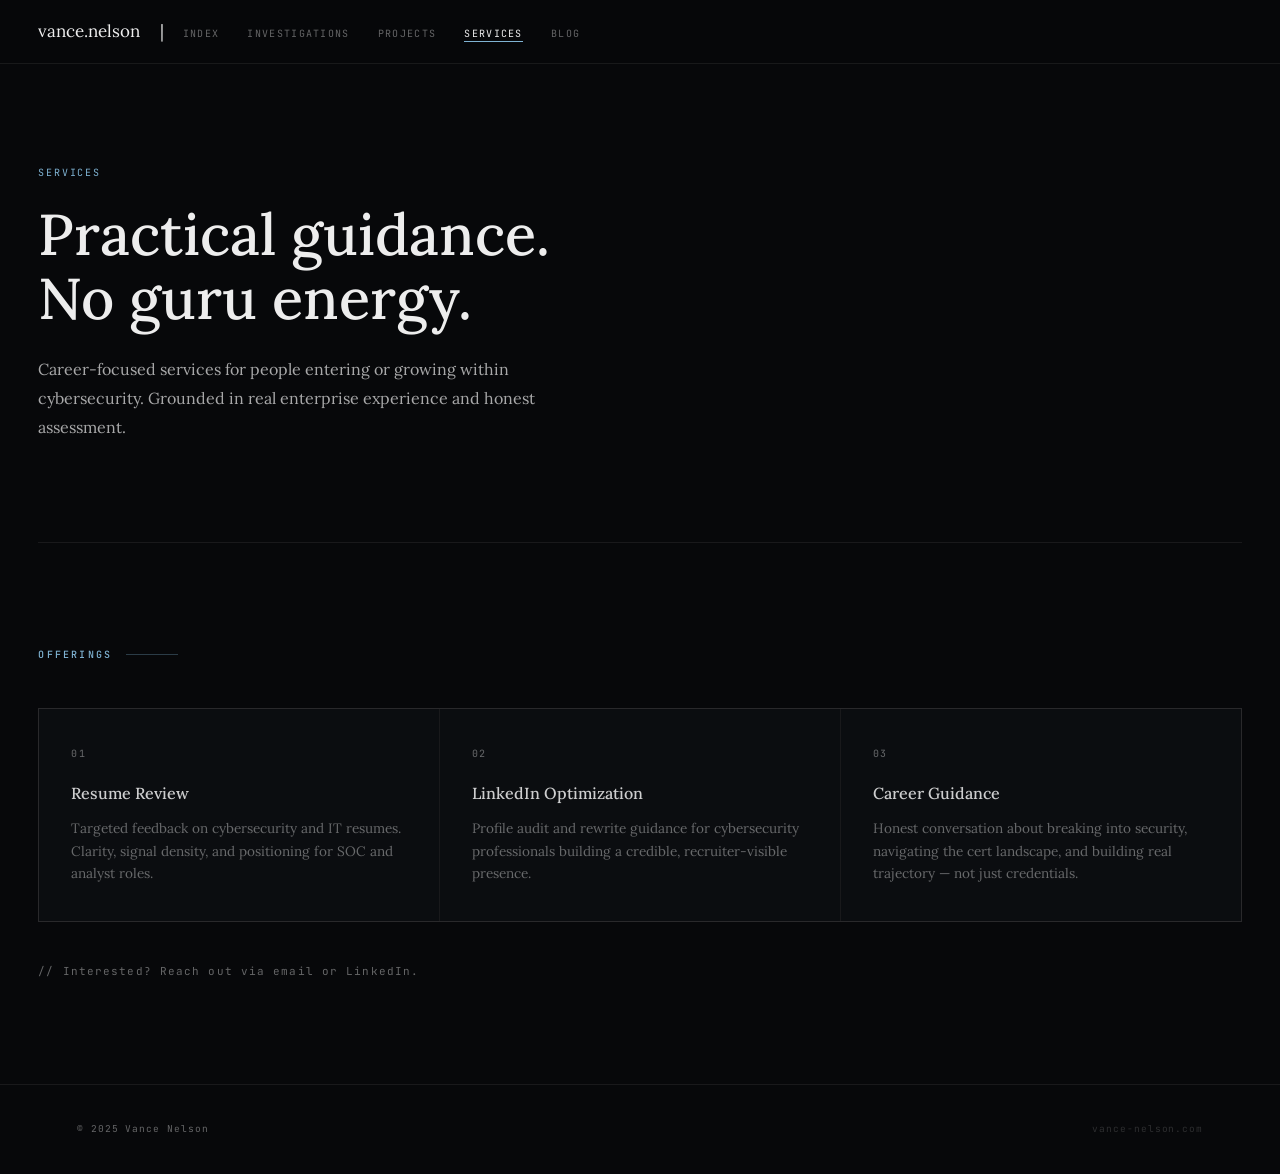
<file: services.html>
<!DOCTYPE html>
<html lang="en">
<head>
  <meta charset="UTF-8" />
  <meta name="viewport" content="width=device-width, initial-scale=1.0" />
  <title>Services — Vance Nelson</title>
  <link rel="stylesheet" href="styles.css" />
  <link rel="preconnect" href="https://fonts.googleapis.com" />
  <link rel="preconnect" href="https://fonts.gstatic.com" crossorigin />
  <style>
    .services-grid {
      display: grid;
      grid-template-columns: repeat(3, 1fr);
      gap: 1px;
      background: var(--accent-line);
      border: 1px solid var(--accent-line);
      margin-top: 0;
    }
    .service-item {
      background: var(--bg-mid);
      padding: 36px 32px;
    }
    .service-item__num {
      font-family: var(--mono);
      font-size: 10px;
      letter-spacing: 0.12em;
      color: var(--text-muted);
      margin-bottom: 16px;
    }
    .service-item__title {
      font-size: 1rem;
      font-weight: 500;
      color: var(--text-accent);
      margin-bottom: 10px;
    }
    .service-item__desc {
      font-size: 0.85rem;
      color: var(--text-muted);
      line-height: 1.65;
    }
    @media (max-width: 700px) {
      .services-grid { grid-template-columns: 1fr; }
    }
  </style>
</head>
<body>

  <!-- Navigation -->
  <nav class="nav" role="navigation" aria-label="Primary">
  <div class="nav__inner">
    <div class="nav__brand">vance<span>.</span>nelson</div>
    <span class="nav__separator" aria-hidden="true">|</span>
    <ul class="nav__links">
      <li><a href="index.html">Index</a></li>
      <li><a href="investigations.html">Investigations</a></li>
      <li><a href="projects.html">Projects</a></li>
      <li><a href="services.html">Services</a></li>
      <li><a href="blog.html">Blog</a></li>
    </ul>
  </div>
</nav>

  <main class="site-main">
    <div class="container">
      <div class="stub-hero">
        <p class="stub-hero__label">Services</p>
        <h1 class="stub-hero__title">Practical guidance.<br>No guru energy.</h1>
        <p class="stub-hero__body">
          Career-focused services for people entering or growing within cybersecurity. 
          Grounded in real enterprise experience and honest assessment.
        </p>
      </div>

      <section class="section">
        <p class="section__label">Offerings</p>
        <div class="services-grid">
          <div class="service-item reveal">
            <p class="service-item__num">01</p>
            <p class="service-item__title">Resume Review</p>
            <p class="service-item__desc">
              Targeted feedback on cybersecurity and IT resumes. Clarity, 
              signal density, and positioning for SOC and analyst roles.
            </p>
          </div>
          <div class="service-item reveal">
            <p class="service-item__num">02</p>
            <p class="service-item__title">LinkedIn Optimization</p>
            <p class="service-item__desc">
              Profile audit and rewrite guidance for cybersecurity professionals 
              building a credible, recruiter-visible presence.
            </p>
          </div>
          <div class="service-item reveal">
            <p class="service-item__num">03</p>
            <p class="service-item__title">Career Guidance</p>
            <p class="service-item__desc">
              Honest conversation about breaking into security, navigating the 
              cert landscape, and building real trajectory — not just credentials.
            </p>
          </div>
        </div>
        <div style="margin-top:40px;">
          <p style="font-family:var(--mono);font-size:11px;letter-spacing:0.1em;color:var(--text-muted);">
            // Interested? Reach out via <a href="mailto:vancemnelson1@gmail.com" style="color:var(--accent-green)">email</a> or <a href="https://linkedin.com/in/vancenelson" style="color:var(--accent-green)">LinkedIn</a>.
          </p>
        </div>
      </section>

    </div>
  </main>

  <footer class="footer">
    <div class="container" style="display:flex;justify-content:space-between;width:100%;max-width:var(--max-w);">
      <span class="footer__copy">© 2025 Vance Nelson</span>
      <span class="footer__tag">vance-nelson.com</span>
    </div>
  </footer>

  <script src="script.js"></script>
</file>
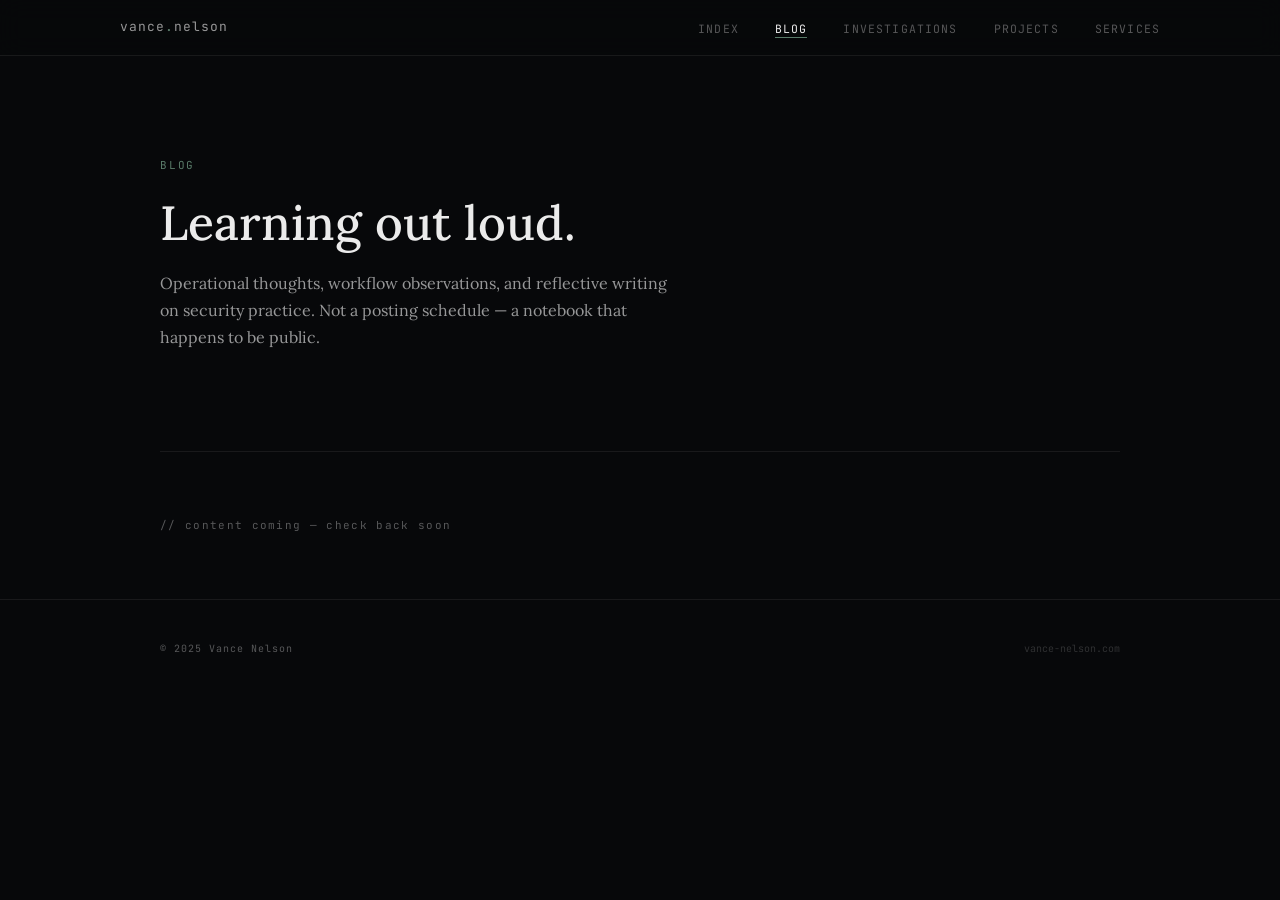
<file: old/blog.html>
<!DOCTYPE html>
<html lang="en">
<head>
  <meta charset="UTF-8" />
  <meta name="viewport" content="width=device-width, initial-scale=1.0" />
  <title>Blog — Vance Nelson</title>
  <link rel="stylesheet" href="styles.css" />
  <link rel="preconnect" href="https://fonts.googleapis.com" />
  <link rel="preconnect" href="https://fonts.gstatic.com" crossorigin />
</head>
<body>

  <nav class="nav scrolled" role="navigation" aria-label="Primary">
    <div class="nav__inner">
      <a href="index.html" class="nav__logo">vance<span>.</span>nelson</a>
      <ul class="nav__links">
        <li><a href="index.html">Index</a></li>
        <li><a href="blog.html">Blog</a></li>
        <li><a href="investigations.html">Investigations</a></li>
        <li><a href="projects.html">Projects</a></li>
        <li><a href="services.html">Services</a></li>
      </ul>
    </div>
  </nav>

  <main class="site-main">
    <div class="container">
      <div class="stub-hero">
        <p class="stub-hero__label">Blog</p>
        <h1 class="stub-hero__title">Learning out loud.</h1>
        <p class="stub-hero__body">
          Operational thoughts, workflow observations, and reflective writing on 
          security practice. Not a posting schedule — a notebook that happens to be public.
        </p>
      </div>
      <div class="stub-coming section">
        <p class="stub-coming__note">// content coming — check back soon</p>
      </div>
    </div>
  </main>

  <footer class="footer">
    <div class="container" style="display:flex;justify-content:space-between;width:100%;max-width:var(--max-w);">
      <span class="footer__copy">© 2025 Vance Nelson</span>
      <span class="footer__tag">vance-nelson.com</span>
    </div>
  </footer>

  <script src="script.js"></script>
</body>
</html>
</file>
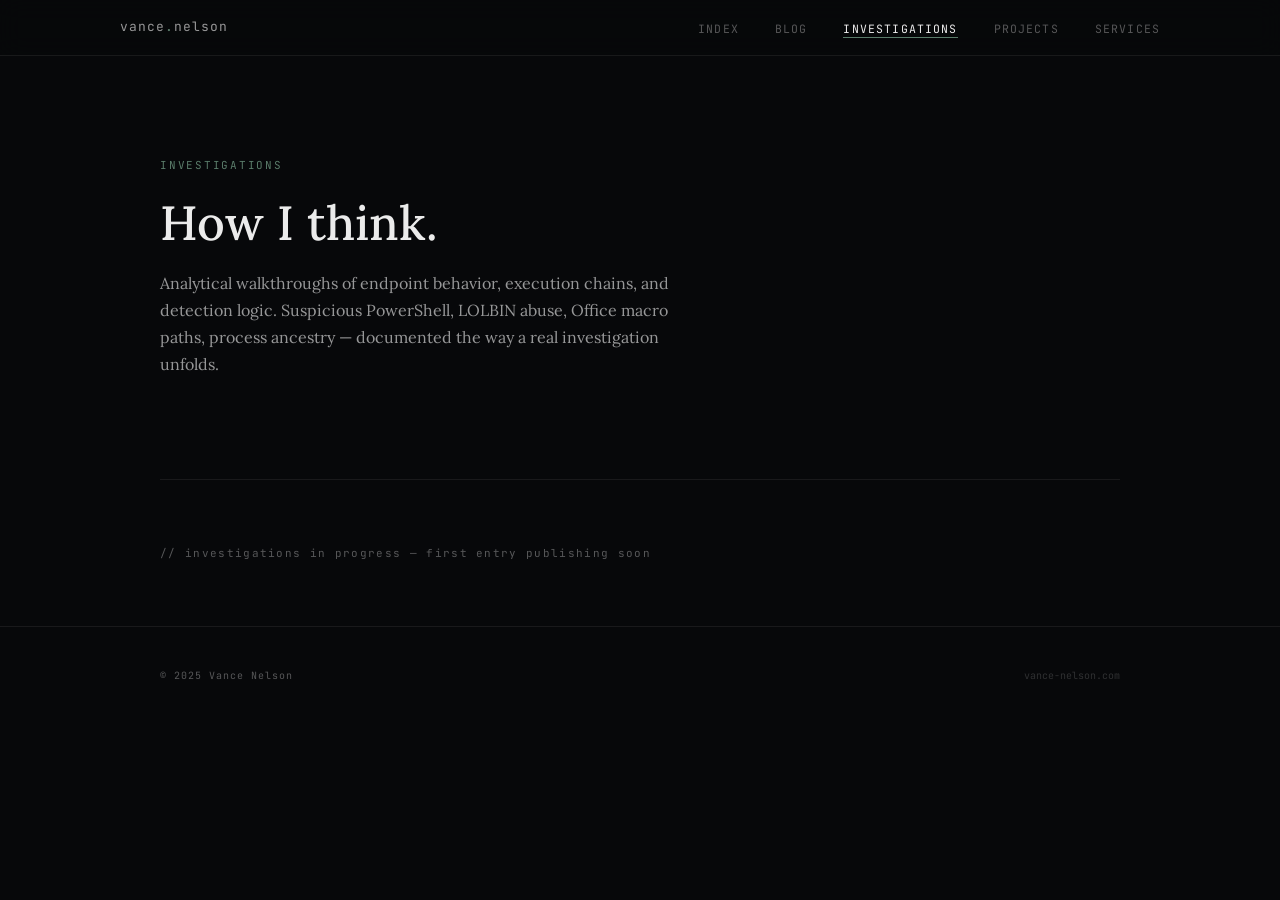
<file: old/investigations.html>
<!DOCTYPE html>
<html lang="en">
<head>
  <meta charset="UTF-8" />
  <meta name="viewport" content="width=device-width, initial-scale=1.0" />
  <title>Investigations — Vance Nelson</title>
  <link rel="stylesheet" href="styles.css" />
  <link rel="preconnect" href="https://fonts.googleapis.com" />
  <link rel="preconnect" href="https://fonts.gstatic.com" crossorigin />
</head>
<body>

  <nav class="nav scrolled" role="navigation" aria-label="Primary">
    <div class="nav__inner">
      <a href="index.html" class="nav__logo">vance<span>.</span>nelson</a>
      <ul class="nav__links">
        <li><a href="index.html">Index</a></li>
        <li><a href="blog.html">Blog</a></li>
        <li><a href="investigations.html">Investigations</a></li>
        <li><a href="projects.html">Projects</a></li>
        <li><a href="services.html">Services</a></li>
      </ul>
    </div>
  </nav>

  <main class="site-main">
    <div class="container">
      <div class="stub-hero">
        <p class="stub-hero__label">Investigations</p>
        <h1 class="stub-hero__title">How I think.</h1>
        <p class="stub-hero__body">
          Analytical walkthroughs of endpoint behavior, execution chains, and detection logic. 
          Suspicious PowerShell, LOLBIN abuse, Office macro paths, process ancestry — 
          documented the way a real investigation unfolds.
        </p>
      </div>
      <div class="stub-coming section">
        <p class="stub-coming__note">// investigations in progress — first entry publishing soon</p>
      </div>
    </div>
  </main>

  <footer class="footer">
    <div class="container" style="display:flex;justify-content:space-between;width:100%;max-width:var(--max-w);">
      <span class="footer__copy">© 2025 Vance Nelson</span>
      <span class="footer__tag">vance-nelson.com</span>
    </div>
  </footer>

  <script src="script.js"></script>
</body>
</html>
</file>
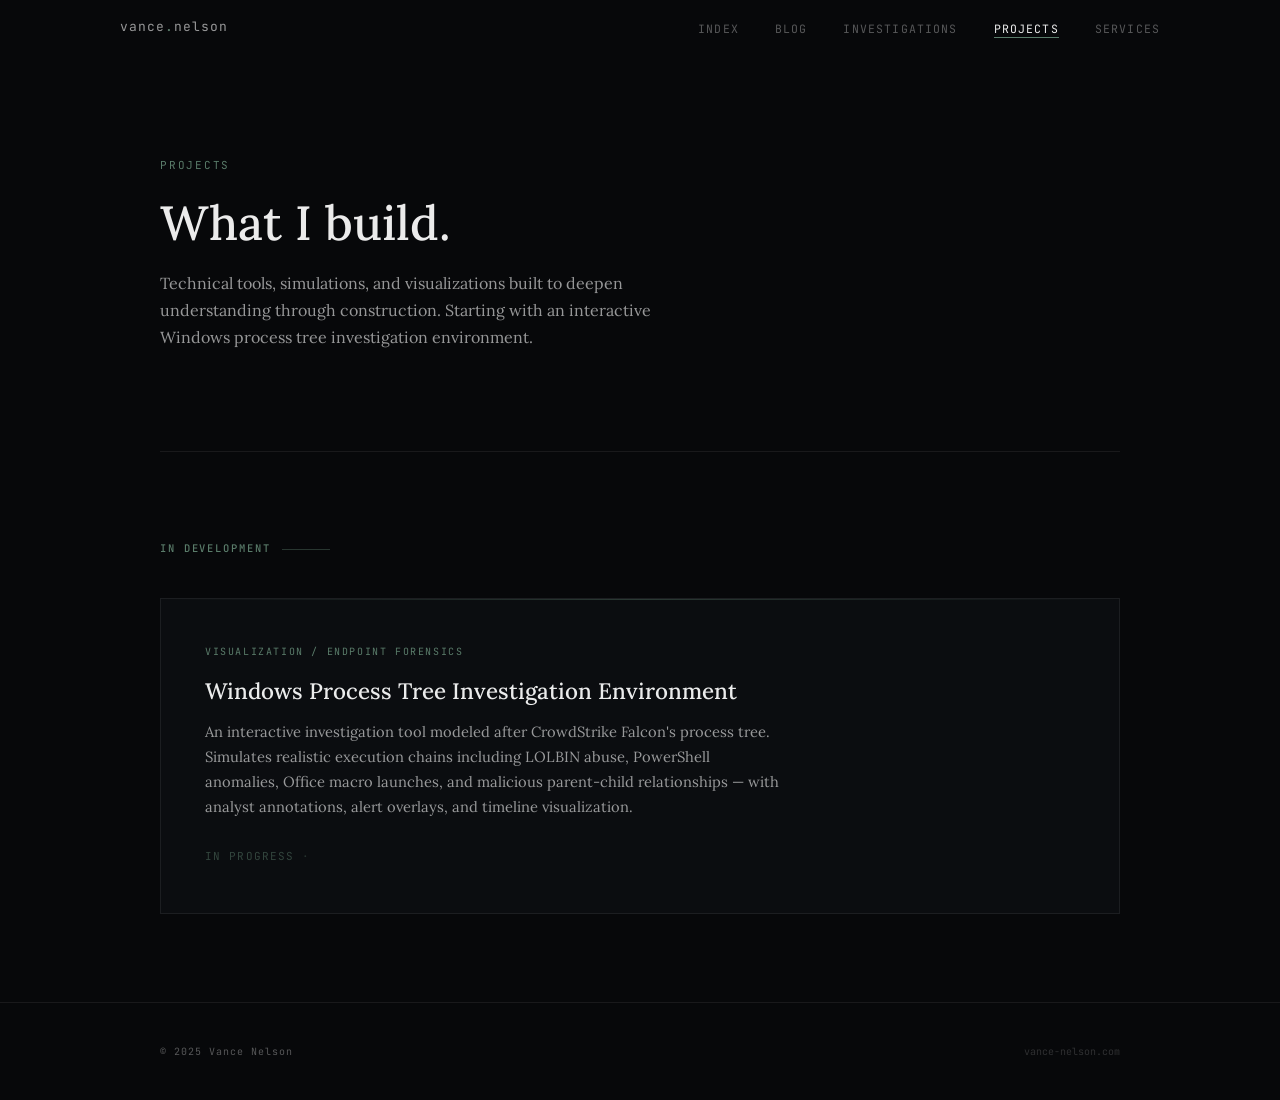
<file: old/projects.html>
<!DOCTYPE html>
<html lang="en">
<head>
  <meta charset="UTF-8" />
  <meta name="viewport" content="width=device-width, initial-scale=1.0" />
  <title>Projects — Vance Nelson</title>
  <link rel="stylesheet" href="styles.css" />
  <link rel="preconnect" href="https://fonts.googleapis.com" />
  <link rel="preconnect" href="https://fonts.gstatic.com" crossorigin />
</head>
<body>

  <nav class="nav scrolled" role="navigation" aria-label="Primary">
    <div class="nav__inner">
      <a href="index.html" class="nav__logo">vance<span>.</span>nelson</a>
      <ul class="nav__links">
        <li><a href="index.html">Index</a></li>
        <li><a href="blog.html">Blog</a></li>
        <li><a href="investigations.html">Investigations</a></li>
        <li><a href="projects.html">Projects</a></li>
        <li><a href="services.html">Services</a></li>
      </ul>
    </div>
  </nav>

  <main class="site-main">
    <div class="container">
      <div class="stub-hero">
        <p class="stub-hero__label">Projects</p>
        <h1 class="stub-hero__title">What I build.</h1>
        <p class="stub-hero__body">
          Technical tools, simulations, and visualizations built to deepen 
          understanding through construction. Starting with an interactive 
          Windows process tree investigation environment.
        </p>
      </div>

      <section class="section">
        <p class="section__label">In Development</p>
        <div class="featured__card reveal">
          <p class="featured__type">Visualization / Endpoint Forensics</p>
          <h2 class="featured__title">Windows Process Tree Investigation Environment</h2>
          <p class="featured__body">
            An interactive investigation tool modeled after CrowdStrike Falcon's process tree. 
            Simulates realistic execution chains including LOLBIN abuse, PowerShell anomalies, 
            Office macro launches, and malicious parent-child relationships — 
            with analyst annotations, alert overlays, and timeline visualization.
          </p>
          <span class="featured__link" style="cursor:default;opacity:0.5;">
            In Progress <span>·</span>
          </span>
        </div>
      </section>

    </div>
  </main>

  <footer class="footer">
    <div class="container" style="display:flex;justify-content:space-between;width:100%;max-width:var(--max-w);">
      <span class="footer__copy">© 2025 Vance Nelson</span>
      <span class="footer__tag">vance-nelson.com</span>
    </div>
  </footer>

  <script src="script.js"></script>
</body>
</html>
</file>
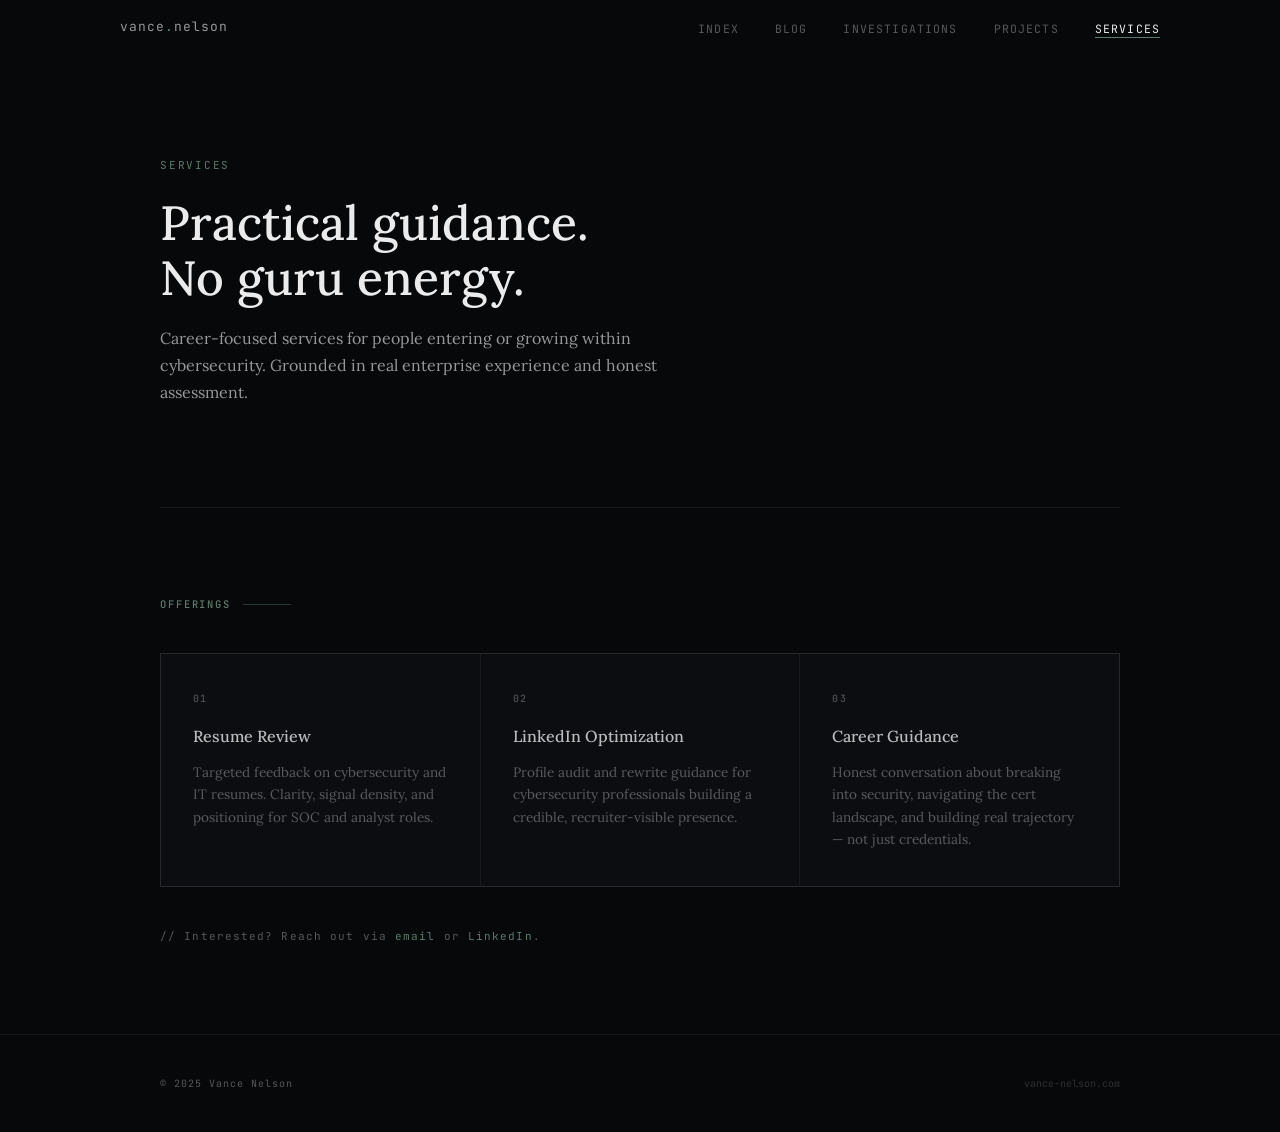
<file: old/services.html>
<!DOCTYPE html>
<html lang="en">
<head>
  <meta charset="UTF-8" />
  <meta name="viewport" content="width=device-width, initial-scale=1.0" />
  <title>Services — Vance Nelson</title>
  <link rel="stylesheet" href="styles.css" />
  <link rel="preconnect" href="https://fonts.googleapis.com" />
  <link rel="preconnect" href="https://fonts.gstatic.com" crossorigin />
  <style>
    .services-grid {
      display: grid;
      grid-template-columns: repeat(3, 1fr);
      gap: 1px;
      background: var(--accent-line);
      border: 1px solid var(--accent-line);
      margin-top: 0;
    }
    .service-item {
      background: var(--bg-mid);
      padding: 36px 32px;
    }
    .service-item__num {
      font-family: var(--mono);
      font-size: 10px;
      letter-spacing: 0.12em;
      color: var(--text-muted);
      margin-bottom: 16px;
    }
    .service-item__title {
      font-size: 1rem;
      font-weight: 500;
      color: var(--text-accent);
      margin-bottom: 10px;
    }
    .service-item__desc {
      font-size: 0.85rem;
      color: var(--text-muted);
      line-height: 1.65;
    }
    @media (max-width: 700px) {
      .services-grid { grid-template-columns: 1fr; }
    }
  </style>
</head>
<body>

  <nav class="nav scrolled" role="navigation" aria-label="Primary">
    <div class="nav__inner">
      <a href="index.html" class="nav__logo">vance<span>.</span>nelson</a>
      <ul class="nav__links">
        <li><a href="index.html">Index</a></li>
        <li><a href="blog.html">Blog</a></li>
        <li><a href="investigations.html">Investigations</a></li>
        <li><a href="projects.html">Projects</a></li>
        <li><a href="services.html">Services</a></li>
      </ul>
    </div>
  </nav>

  <main class="site-main">
    <div class="container">
      <div class="stub-hero">
        <p class="stub-hero__label">Services</p>
        <h1 class="stub-hero__title">Practical guidance.<br>No guru energy.</h1>
        <p class="stub-hero__body">
          Career-focused services for people entering or growing within cybersecurity. 
          Grounded in real enterprise experience and honest assessment.
        </p>
      </div>

      <section class="section">
        <p class="section__label">Offerings</p>
        <div class="services-grid">
          <div class="service-item reveal">
            <p class="service-item__num">01</p>
            <p class="service-item__title">Resume Review</p>
            <p class="service-item__desc">
              Targeted feedback on cybersecurity and IT resumes. Clarity, 
              signal density, and positioning for SOC and analyst roles.
            </p>
          </div>
          <div class="service-item reveal">
            <p class="service-item__num">02</p>
            <p class="service-item__title">LinkedIn Optimization</p>
            <p class="service-item__desc">
              Profile audit and rewrite guidance for cybersecurity professionals 
              building a credible, recruiter-visible presence.
            </p>
          </div>
          <div class="service-item reveal">
            <p class="service-item__num">03</p>
            <p class="service-item__title">Career Guidance</p>
            <p class="service-item__desc">
              Honest conversation about breaking into security, navigating the 
              cert landscape, and building real trajectory — not just credentials.
            </p>
          </div>
        </div>
        <div style="margin-top:40px;">
          <p style="font-family:var(--mono);font-size:11px;letter-spacing:0.1em;color:var(--text-muted);">
            // Interested? Reach out via <a href="mailto:vancemnelson1@gmail.com" style="color:var(--accent-green)">email</a> or <a href="https://linkedin.com/in/vancenelson" style="color:var(--accent-green)">LinkedIn</a>.
          </p>
        </div>
      </section>

    </div>
  </main>

  <footer class="footer">
    <div class="container" style="display:flex;justify-content:space-between;width:100%;max-width:var(--max-w);">
      <span class="footer__copy">© 2025 Vance Nelson</span>
      <span class="footer__tag">vance-nelson.com</span>
    </div>
  </footer>

  <script src="script.js"></script>
</body>
</html>
</file>
<file: styles.css>
/* ============================================================
   vance-nelson.com — Stylesheet v5
   ============================================================ */

@import url('https://fonts.googleapis.com/css2?family=Lora:ital,wght@0,400;0,500;0,600;1,400&family=JetBrains+Mono:wght@300;400;500&display=swap');

/* ── Reset & Base ────────────────────────────────────────── */
*, *::before, *::after { box-sizing: border-box; margin: 0; padding: 0; }

:root {
  --bg-deep:    #07080a;
  --bg-mid:     #0b0d10;
  --bg-surface: #101317;
  --bg-raised:  #14181d;

  --text-primary:   rgba(255,255,255,0.93);
  --text-secondary: rgba(255,255,255,0.65);
  --text-muted:     rgba(255,255,255,0.38);
  --text-accent:    rgba(255,255,255,0.80);

  --accent:      #7fb3d3;
  --accent-dim:  #5a90b5;
  --accent-line: rgba(255,255,255,0.07);

  --mono:  'JetBrains Mono', 'IBM Plex Mono', monospace;
  --serif: 'Lora', Georgia, serif;

  /* Wider content area — fills large monitors comfortably */
  --max-w:   1400px;
  --nav-h:   64px;
}

html { scroll-behavior: smooth; }

body {
  background-color: var(--bg-deep);
  color: var(--text-primary);
  font-family: var(--serif);
  /* Noticeably larger base — easy to read at arm's length */
  font-size: clamp(17px, 1.25vw, 21px);
  line-height: 1.78;
  -webkit-font-smoothing: antialiased;
  overflow-x: hidden;
  /* No bottom padding — persistent bar is gone */
}

a { color: inherit; text-decoration: none; }
img { display: block; max-width: 100%; }

/* ── Navigation ─────────────────────────────────────────── */
.nav {
  position: fixed;
  top: 0; left: 0; right: 0;
  z-index: 100;
  height: var(--nav-h);
  display: flex;
  align-items: center;
  padding: 0 clamp(28px, 3vw, 60px);
  /* Always has a subtle dark base so nav never bleeds into hero text */
  background-color: rgba(7,8,10,0.55);
  backdrop-filter: blur(8px);
  -webkit-backdrop-filter: blur(8px);
  transition:
    background-color 0.5s ease,
    border-color     0.5s ease,
    backdrop-filter  0.5s ease;
  border-bottom: 1px solid transparent;
}

/* Over hero — keep the dark base, just lighter blur */
.nav--light {
  background-color: rgba(7,8,10,0.55);
  border-color: transparent;
}
.nav--light .nav__links a { color: rgba(255,255,255,0.68); }
.nav--light .nav__divider { background: rgba(255,255,255,0.25); }

/* Over dark content — fully opaque */
.nav--dark {
  background-color: rgba(7,8,10,0.92);
  border-color: var(--accent-line);
  backdrop-filter: blur(14px);
  -webkit-backdrop-filter: blur(14px);
}
.nav--dark .nav__links a { color: var(--text-muted); }
.nav--dark .nav__divider { background: rgba(255,255,255,0.12); }

/* Logo is ALWAYS accent blue — hero or dark, no override */
.nav__logo {
  font-family: var(--mono);
  font-size: clamp(14px, 1.05vw, 17px);
  font-weight: 500;
  letter-spacing: 0.06em;
  color: var(--accent) !important;
  white-space: nowrap;
  cursor: default;
  user-select: none;
  flex-shrink: 0;
}
.nav__logo span {
  color: rgba(127,179,211,0.55) !important;
}

.nav__inner {
  display: flex;
  align-items: center;
  gap: clamp(14px, 1.5vw, 24px);
  /* Left-aligned, no centering — pins to left edge with padding */
  justify-content: flex-start;
  width: 100%;
}

/* Vertical divider */
.nav__divider {
  width: 1px;
  height: 18px;
  background: rgba(255,255,255,0.18);
  flex-shrink: 0;
  transition: background 0.5s ease;
}

.nav__links {
  display: flex;
  gap: clamp(20px, 2.2vw, 36px);
  list-style: none;
}

.nav__links a {
  font-family: var(--mono);
  font-size: clamp(10px, 0.75vw, 12.5px);
  font-weight: 400;
  letter-spacing: 0.13em;
  text-transform: uppercase;
  color: var(--text-muted);
  transition: color 0.3s ease;
  position: relative;
  padding-bottom: 2px;
}
.nav__links a::after {
  content: '';
  position: absolute;
  bottom: 0; left: 0;
  width: 0; height: 1px;
  background: var(--accent);
  transition: width 0.25s ease;
}
.nav__links a:hover,
.nav__links a.active { color: var(--text-primary); }
.nav__links a:hover::after,
.nav__links a.active::after { width: 100%; }

/* ── Hero ───────────────────────────────────────────────── */
.hero {
  position: relative;
  width: 100%;
  height: 100vh;
  min-height: 640px;
  overflow: hidden;
}

/* Slower, more ambient breath — 32s feels like weather, not animation */
@keyframes heroBreath {
  0%   { transform: scale(1.00); }
  50%  { transform: scale(1.04); }
  100% { transform: scale(1.00); }
}

.hero__img {
  position: absolute;
  inset: 0;
  background-image: url('images/forest.jpg');
  background-size: cover;
  background-position: center 40%;
  animation: heroBreath 32s ease-in-out infinite;
  will-change: transform;
  transform-origin: center center;
}

.hero__overlay {
  position: absolute;
  inset: 0;
  background: linear-gradient(
    to bottom,
    rgba(7,8,10,0.28) 0%,
    rgba(7,8,10,0.10) 20%,
    rgba(7,8,10,0.38) 55%,
    rgba(7,8,10,0.82) 78%,
    rgba(7,8,10,1.00) 100%
  );
}

/* Hero text: upper third — sits between 22% and 50% of viewport height */
.hero__content {
  position: relative;
  z-index: 2;
  height: 100%;
  display: flex;
  flex-direction: column;
  justify-content: flex-start;
  padding-top: clamp(140px, 22vh, 220px);
  padding-left: clamp(28px, 3vw, 60px);
  padding-right: clamp(28px, 3vw, 60px);
  max-width: var(--max-w);
  margin: 0 auto;
  width: 100%;
  will-change: transform, opacity;
}

.hero__eyebrow {
  font-family: var(--mono);
  font-size: clamp(11px, 0.82vw, 13.5px);
  font-weight: 400;
  letter-spacing: 0.22em;
  text-transform: uppercase;
  color: rgba(255,255,255,0.95);
  /* Strong text-shadow to cut through fog and guarantee legibility */
  text-shadow:
    0 1px 20px rgba(0,0,0,0.75),
    0 0   40px rgba(0,0,0,0.50);
  margin-bottom: 22px;
  opacity: 0;
  transform: translateY(12px);
  animation: fadeUp 0.8s ease 0.3s forwards;
}

.hero__name {
  font-family: var(--serif);
  /* Bigger, bolder — this needs to POP */
  font-size: clamp(3.8rem, 7vw, 6.8rem);
  font-weight: 600;
  line-height: 1.04;
  letter-spacing: -0.015em;
  color: #ffffff;
  text-shadow:
    0 2px 32px rgba(0,0,0,0.60),
    0 0   60px rgba(0,0,0,0.40);
  margin-bottom: 28px;
  opacity: 0;
  transform: translateY(16px);
  animation: fadeUp 0.9s ease 0.5s forwards;
}

.hero__tagline {
  font-size: clamp(1.05rem, 1.15vw, 1.28rem);
  color: rgba(255,255,255,0.90);
  max-width: 560px;
  line-height: 1.72;
  text-shadow:
    0 1px 16px rgba(0,0,0,0.65),
    0 0   32px rgba(0,0,0,0.40);
  opacity: 0;
  transform: translateY(14px);
  animation: fadeUp 0.9s ease 0.7s forwards;
}

@keyframes fadeUp {
  to { opacity: 1; transform: translateY(0); }
}

/* ── Main Content ───────────────────────────────────────── */
.site-main { background: var(--bg-deep); position: relative; z-index: 1; }

.container {
  max-width: var(--max-w);
  margin: 0 auto;
  padding: 0 clamp(28px, 3vw, 60px);
}

/* ── Sections ───────────────────────────────────────────── */
.section {
  padding: clamp(80px, 8vw, 120px) 0;
  border-top: 1px solid var(--accent-line);
}
.section:first-child { border-top: none; }

.section__label {
  font-family: var(--mono);
  font-size: clamp(10px, 0.72vw, 12px);
  font-weight: 500;
  letter-spacing: 0.22em;
  text-transform: uppercase;
  color: var(--accent);
  margin-bottom: clamp(36px, 3.5vw, 56px);
  display: flex;
  align-items: center;
  gap: 14px;
}
.section__label::after {
  content: '';
  flex: 1;
  max-width: 52px;
  height: 1px;
  background: var(--accent);
  opacity: 0.3;
}

/* ── About ──────────────────────────────────────────────── */
.about__body {
  display: grid;
  grid-template-columns: 1fr 1fr;
  gap: clamp(52px, 6vw, 88px);
  align-items: start;
}

.about__statement {
  font-size: clamp(1.05rem, 1.15vw, 1.28rem);
  line-height: 1.82;
  color: var(--text-accent);
}
.about__statement p + p { margin-top: 1.3em; }

.about__meta { padding-top: 4px; }

.about__detail {
  display: flex;
  flex-direction: column;
  gap: 5px;
  padding: 22px 0;
  border-bottom: 1px solid var(--accent-line);
}
.about__detail:first-child { padding-top: 0; }
.about__detail-label {
  font-family: var(--mono);
  font-size: clamp(9.5px, 0.68vw, 11px);
  letter-spacing: 0.18em;
  text-transform: uppercase;
  color: var(--text-muted);
}
.about__detail-value {
  font-size: clamp(0.95rem, 1.02vw, 1.1rem);
  color: var(--text-secondary);
}
.about__detail-value a:hover { color: var(--text-primary); }

/* ── Experience ─────────────────────────────────────────── */
.experience__list { display: flex; flex-direction: column; }

.exp-tier-label {
  font-family: var(--mono);
  font-size: clamp(9.5px, 0.68vw, 11px);
  letter-spacing: 0.22em;
  text-transform: uppercase;
  color: var(--text-muted);
  padding: 40px 0 10px;
  border-top: 1px solid var(--accent-line);
}
.exp-tier-label:first-child { border-top: none; padding-top: 0; }

/* All experience items — one consistent style, fully readable */
.exp-item {
  display: grid;
  grid-template-columns: 220px 1fr;
  gap: clamp(32px, 3.5vw, 56px);
  padding: clamp(32px, 3.5vw, 48px) 0;
  border-bottom: 1px solid var(--accent-line);
  opacity: 0;
  transform: translateY(18px);
  transition: opacity 0.6s ease, transform 0.6s ease;
}
.exp-item.visible { opacity: 1; transform: translateY(0); }

.exp-item__meta { padding-top: 3px; }
.exp-item__date {
  font-family: var(--mono);
  font-size: clamp(10px, 0.72vw, 11.5px);
  letter-spacing: 0.08em;
  color: var(--text-muted);
  margin-bottom: 6px;
}
.exp-item__company {
  font-family: var(--mono);
  font-size: clamp(10px, 0.74vw, 12px);
  color: var(--accent);
  letter-spacing: 0.06em;
}

.exp-item__title {
  font-size: clamp(1.02rem, 1.08vw, 1.18rem);
  font-weight: 500;
  color: var(--text-primary);
  margin-bottom: 10px;
}
.exp-item__desc {
  font-size: clamp(0.94rem, 1.0vw, 1.08rem);
  color: var(--text-secondary);
  line-height: 1.78;
}
.exp-item__tags {
  display: flex;
  flex-wrap: wrap;
  gap: 7px;
  margin-top: 18px;
}
.tag {
  font-family: var(--mono);
  font-size: clamp(9px, 0.64vw, 10.5px);
  letter-spacing: 0.1em;
  text-transform: uppercase;
  color: var(--text-muted);
  border: 1px solid rgba(255,255,255,0.08);
  padding: 3px 10px;
  border-radius: 2px;
  background: rgba(255,255,255,0.03);
}

/* Remove all tier-based dimming — every entry reads the same */
.exp-item--tier2 .exp-item__title,
.exp-item--tier3 .exp-item__title {
  font-size: clamp(1.02rem, 1.08vw, 1.18rem);
  font-weight: 500;
  color: var(--text-primary);
}
.exp-item--tier2 .exp-item__desc,
.exp-item--tier3 .exp-item__desc {
  font-size: clamp(0.94rem, 1.0vw, 1.08rem);
  color: var(--text-secondary);
  opacity: 1;
}
.exp-item--tier2 .exp-item__date,
.exp-item--tier2 .exp-item__company,
.exp-item--tier3 .exp-item__date,
.exp-item--tier3 .exp-item__company {
  opacity: 1;
  font-size: inherit;
}
.exp-item--tier3 { padding: clamp(32px, 3.5vw, 48px) 0; }

/* ── Focus Grid ─────────────────────────────────────────── */
.focus__grid {
  display: grid;
  grid-template-columns: repeat(3, 1fr);
  gap: 1px;
  background: var(--accent-line);
  border: 1px solid var(--accent-line);
}
.focus-item {
  background: var(--bg-mid);
  padding: clamp(28px, 3vw, 40px);
  transition: background 0.2s;
}
.focus-item:hover { background: var(--bg-surface); }
.focus-item__num {
  font-family: var(--mono);
  font-size: clamp(9.5px, 0.68vw, 11px);
  letter-spacing: 0.14em;
  color: var(--text-muted);
  margin-bottom: 16px;
}
.focus-item__title {
  font-size: clamp(0.97rem, 1.02vw, 1.1rem);
  font-weight: 500;
  color: var(--text-accent);
  margin-bottom: 10px;
}
.focus-item__desc {
  font-size: clamp(0.88rem, 0.92vw, 0.98rem);
  color: var(--text-muted);
  line-height: 1.68;
}

/* ── Featured ───────────────────────────────────────────── */
.featured__card {
  border: 1px solid var(--accent-line);
  background: var(--bg-mid);
  padding: clamp(36px, 5vw, 64px);
  position: relative;
  overflow: hidden;
  transition: border-color 0.3s;
}
.featured__card:hover { border-color: rgba(127,179,211,0.22); }
.featured__card::before {
  content: '';
  position: absolute;
  top: 0; left: 0; right: 0;
  height: 1px;
  background: linear-gradient(90deg, transparent, var(--accent), transparent);
  opacity: 0.3;
}
.featured__type {
  font-family: var(--mono);
  font-size: clamp(9.5px, 0.68vw, 11px);
  letter-spacing: 0.18em;
  text-transform: uppercase;
  color: var(--accent);
  margin-bottom: 20px;
}
.featured__title {
  font-size: clamp(1.2rem, 1.4vw, 1.62rem);
  font-weight: 500;
  color: var(--text-primary);
  margin-bottom: 18px;
  line-height: 1.3;
}
.featured__body {
  font-size: clamp(0.95rem, 1.0vw, 1.08rem);
  color: var(--text-secondary);
  max-width: 680px;
  line-height: 1.82;
}
.featured__link {
  display: inline-flex;
  align-items: center;
  gap: 8px;
  margin-top: 32px;
  font-family: var(--mono);
  font-size: clamp(10px, 0.74vw, 12px);
  letter-spacing: 0.12em;
  text-transform: uppercase;
  color: var(--accent);
  transition: gap 0.2s;
}
.featured__link:hover { gap: 14px; }

/* ── Education ──────────────────────────────────────────── */
.edu__row {
  display: grid;
  grid-template-columns: 1fr 1fr;
  gap: clamp(40px, 5vw, 72px);
}
.edu-block__title {
  font-size: clamp(1.0rem, 1.06vw, 1.14rem);
  font-weight: 500;
  color: var(--text-accent);
  margin-bottom: 6px;
}
.edu-block__sub {
  font-family: var(--mono);
  font-size: clamp(9.5px, 0.68vw, 11px);
  letter-spacing: 0.06em;
  color: var(--text-muted);
  margin-bottom: 5px;
}
.edu-block__note {
  font-size: clamp(0.88rem, 0.94vw, 1.0rem);
  color: var(--text-muted);
  font-style: italic;
}
.edu-block + .edu-block { margin-top: 40px; }

.cert-list { list-style: none; display: flex; flex-direction: column; gap: 18px; }
.cert-item { display: flex; align-items: center; gap: 16px; }
.cert-item__badge {
  font-family: var(--mono);
  font-size: clamp(9px, 0.65vw, 10px);
  letter-spacing: 0.1em;
  text-transform: uppercase;
  color: var(--accent);
  border: 1px solid rgba(127,179,211,0.28);
  padding: 4px 10px;
  white-space: nowrap;
}
.cert-item__name {
  font-size: clamp(0.94rem, 0.98vw, 1.06rem);
  color: var(--text-secondary);
}

/* ── Beyond Security ────────────────────────────────────── */
.section--beyond { border-top: 1px solid var(--accent-line); }

.beyond__layout {
  display: grid;
  grid-template-columns: 360px 1fr;
  gap: clamp(48px, 6vw, 96px);
  align-items: start;
}
.beyond__img-wrap { display: flex; flex-direction: column; gap: 12px; }
.beyond__img {
  width: 100%;
  aspect-ratio: 4/5;
  object-fit: cover;
  object-position: center top;
  filter: saturate(0.82) brightness(0.93);
}
.beyond__img-caption {
  font-family: var(--mono);
  font-size: clamp(9px, 0.65vw, 10px);
  letter-spacing: 0.1em;
  color: var(--text-muted);
  text-align: right;
}
.beyond__text {
  padding-top: 6px;
  display: flex;
  flex-direction: column;
  gap: 1.5em;
}
.beyond__text p {
  font-size: clamp(1.0rem, 1.06vw, 1.14rem);
  color: var(--text-secondary);
  line-height: 1.82;
}
.beyond__closer {
  font-style: italic;
  color: var(--text-muted) !important;
  font-size: clamp(0.9rem, 0.96vw, 1.0rem) !important;
  margin-top: 6px;
}

/* ── Contact Section ────────────────────────────────────── */
.contact__row {
  display: flex;
  align-items: flex-start;
  justify-content: space-between;
  gap: 64px;
}
.contact__statement {
  font-size: clamp(1.02rem, 1.1vw, 1.2rem);
  color: var(--text-secondary);
  max-width: 520px;
  line-height: 1.82;
}
.contact__links { display: flex; flex-direction: column; gap: 20px; padding-top: 4px; }
.contact__link {
  display: flex;
  align-items: center;
  gap: 18px;
  font-family: var(--mono);
  font-size: clamp(11px, 0.8vw, 13.5px);
  letter-spacing: 0.08em;
  color: var(--text-secondary);
  transition: color 0.2s;
}
.contact__link:hover { color: var(--text-primary); }
.contact__link__label {
  font-size: clamp(9px, 0.65vw, 10.5px);
  letter-spacing: 0.18em;
  text-transform: uppercase;
  color: var(--text-muted);
  width: 68px;
}

/* ── Footer ─────────────────────────────────────────────── */
.footer {
  padding: 36px clamp(28px, 3vw, 60px);
  border-top: 1px solid var(--accent-line);
  display: flex;
  justify-content: space-between;
  align-items: center;
}
.footer__copy, .footer__tag {
  font-family: var(--mono);
  font-size: clamp(9.5px, 0.68vw, 11px);
  letter-spacing: 0.1em;
  color: var(--text-muted);
}
.footer__tag { opacity: 0.4; }

/* ── Stub Pages ─────────────────────────────────────────── */
.stub-hero {
  padding-top: calc(var(--nav-h) + 100px);
  padding-bottom: 100px;
}
.stub-hero__label {
  font-family: var(--mono);
  font-size: clamp(10px, 0.74vw, 12px);
  letter-spacing: 0.18em;
  text-transform: uppercase;
  color: var(--accent);
  margin-bottom: 20px;
}
.stub-hero__title {
  font-size: clamp(2.2rem, 4.5vw, 3.6rem);
  font-weight: 500;
  color: var(--text-primary);
  margin-bottom: 24px;
  line-height: 1.12;
}
.stub-hero__body {
  font-size: clamp(1.0rem, 1.08vw, 1.18rem);
  color: var(--text-secondary);
  max-width: 580px;
  line-height: 1.82;
}
.stub-coming {
  padding: 72px 0;
  border-top: 1px solid var(--accent-line);
}
.stub-coming__note {
  font-family: var(--mono);
  font-size: clamp(10.5px, 0.76vw, 12.5px);
  letter-spacing: 0.12em;
  color: var(--text-muted);
}

/* ── Scroll Reveal ──────────────────────────────────────── */
.reveal {
  opacity: 0;
  transform: translateY(20px);
  transition: opacity 0.65s ease, transform 0.65s ease;
}
.reveal.visible { opacity: 1; transform: translateY(0); }

/* ── Responsive ─────────────────────────────────────────── */
@media (max-width: 1000px) {
  .about__body      { grid-template-columns: 1fr; gap: 48px; }
  .exp-item         { grid-template-columns: 1fr; gap: 12px; }
  .focus__grid      { grid-template-columns: 1fr 1fr; }
  .edu__row         { grid-template-columns: 1fr; gap: 48px; }
  .beyond__layout   { grid-template-columns: 1fr; gap: 48px; }
  .beyond__img      { aspect-ratio: 16/9; object-position: center 20%; }
  .contact__row     { flex-direction: column; gap: 40px; }
  .footer           { flex-direction: column; gap: 8px; text-align: center; }
}

@media (max-width: 600px) {
  .nav__links       { gap: 14px; }
  .focus__grid      { grid-template-columns: 1fr; }
  .featured__card   { padding: 28px 22px; }
}

/* ── Intent Bar ─────────────────────────────────────────── */
.intent-bar {
  background: var(--bg-mid);
  border-bottom: 1px solid var(--accent-line);
  padding: clamp(18px, 2vw, 26px) 0;
}
.intent-bar__text {
  font-family: var(--mono);
  font-size: clamp(11px, 0.8vw, 13px);
  letter-spacing: 0.06em;
  color: var(--text-secondary);
  line-height: 1.6;
}
.intent-bar__target {
  color: var(--accent);
  margin-left: 0.5em;
}

/* ── SOC Role — visually dominant ───────────────────────── */
.exp-item--soc .exp-item__title {
  font-size: clamp(1.12rem, 1.22vw, 1.36rem);
  color: var(--text-primary);
  letter-spacing: -0.005em;
}
.exp-item--soc .exp-item__company {
  font-size: clamp(10.5px, 0.76vw, 12.5px);
  color: var(--accent);
}
.exp-item--soc .exp-item__desc {
  font-size: clamp(0.96rem, 1.02vw, 1.1rem);
  color: var(--text-accent);
}
.exp-item--soc {
  border-bottom: 1px solid var(--accent-line);
}

/* ── Archive-tier experience entries ────────────────────── */
.exp-item--archive .exp-item__title {
  font-size: clamp(0.98rem, 1.04vw, 1.12rem);
  color: var(--text-accent);
}
.exp-item--archive .exp-item__desc {
  font-size: clamp(0.9rem, 0.96vw, 1.02rem);
  color: var(--text-secondary);
}
.exp-item--archive .exp-item__date,
.exp-item--archive .exp-item__company {
  font-size: clamp(9.5px, 0.68vw, 11px);
  opacity: 0.82;
}

/* ── Foundations compressed block ───────────────────────── */
.foundations-block {
  margin-top: clamp(40px, 4vw, 56px);
  padding-top: clamp(28px, 3vw, 40px);
  border-top: 1px solid var(--accent-line);
}
.foundations-block__label {
  font-family: var(--mono);
  font-size: clamp(9.5px, 0.68vw, 11px);
  letter-spacing: 0.22em;
  text-transform: uppercase;
  color: var(--text-muted);
  margin-bottom: 20px;
}
.foundations-block__list {
  list-style: none;
  display: flex;
  flex-direction: column;
  gap: 12px;
}
.foundations-block__list li {
  display: flex;
  align-items: baseline;
  gap: 10px;
  font-family: var(--mono);
  font-size: clamp(10px, 0.74vw, 12px);
  letter-spacing: 0.04em;
  color: var(--text-muted);
}
.foundations-block__role {
  color: var(--text-secondary);
  white-space: nowrap;
}
.foundations-block__sep {
  color: var(--accent-line);
  opacity: 0.6;
}
.foundations-block__detail {
  color: var(--text-muted);
}

/* ── Featured — coming soon state ──────────────────────── */
.featured__link--soon {
  display: inline-flex;
  align-items: center;
  gap: 10px;
  margin-top: 32px;
  font-family: var(--mono);
  font-size: clamp(10px, 0.74vw, 12px);
  letter-spacing: 0.12em;
  text-transform: uppercase;
  color: var(--text-muted);
  cursor: default;
  user-select: none;
}
.featured__soon-badge {
  font-family: var(--mono);
  font-size: clamp(8.5px, 0.62vw, 10px);
  letter-spacing: 0.14em;
  text-transform: uppercase;
  color: var(--accent-dim);
  border: 1px solid rgba(90,144,181,0.28);
  padding: 3px 8px;
}

/* ── Responsive additions ───────────────────────────────── */
@media (max-width: 1000px) {
  .foundations-block__list li { flex-wrap: wrap; }
}
@media (max-width: 600px) {
  .intent-bar__target { display: block; margin-left: 0; margin-top: 4px; }
}
</file>
<file: old/styles.css>
/* ============================================================
   vance-nelson.com — Stylesheet
   ============================================================ */

@import url('https://fonts.googleapis.com/css2?family=Lora:ital,wght@0,400;0,500;0,600;1,400&family=JetBrains+Mono:wght@300;400;500&display=swap');

/* ── Reset & Base ────────────────────────────────────────── */
*, *::before, *::after { box-sizing: border-box; margin: 0; padding: 0; }

:root {
  --bg-deep:    #07080a;
  --bg-mid:     #0b0d10;
  --bg-surface: #101317;
  --bg-raised:  #14181d;

  --text-primary:   rgba(255,255,255,0.92);
  --text-secondary: rgba(255,255,255,0.58);
  --text-muted:     rgba(255,255,255,0.32);
  --text-accent:    rgba(255,255,255,0.72);

  --accent-pine:   #3a5244;
  --accent-steel:  #2c3e50;
  --accent-fog:    rgba(180,190,200,0.12);
  --accent-line:   rgba(255,255,255,0.07);
  --accent-green:  #5a7c6a;

  --mono: 'JetBrains Mono', 'IBM Plex Mono', monospace;
  --serif: 'Lora', Georgia, serif;

  --max-w: 1040px;
  --nav-h: 56px;
}

html { scroll-behavior: smooth; }

body {
  background-color: var(--bg-deep);
  color: var(--text-primary);
  font-family: var(--serif);
  font-size: 16px;
  line-height: 1.7;
  -webkit-font-smoothing: antialiased;
  overflow-x: hidden;
}

a { color: inherit; text-decoration: none; }
img { display: block; max-width: 100%; }

/* ── Navigation ─────────────────────────────────────────── */
.nav {
  position: fixed;
  top: 0; left: 0; right: 0;
  z-index: 100;
  height: var(--nav-h);
  display: flex;
  align-items: center;
  padding: 0 40px;
  border-bottom: 1px solid transparent;
  transition: background 0.4s ease, border-color 0.4s ease, backdrop-filter 0.4s ease;
}

.nav.scrolled {
  background: rgba(7,8,10,0.88);
  border-color: var(--accent-line);
  backdrop-filter: blur(12px);
  -webkit-backdrop-filter: blur(12px);
}

.nav__inner {
  width: 100%;
  max-width: var(--max-w);
  margin: 0 auto;
  display: flex;
  align-items: center;
  justify-content: space-between;
}

.nav__logo {
  font-family: var(--mono);
  font-size: 13px;
  font-weight: 400;
  letter-spacing: 0.08em;
  color: var(--text-secondary);
  transition: color 0.2s;
}
.nav__logo:hover { color: var(--text-primary); }
.nav__logo span { color: var(--accent-green); }

.nav__links {
  display: flex;
  gap: 36px;
  list-style: none;
}

.nav__links a {
  font-family: var(--mono);
  font-size: 11.5px;
  font-weight: 400;
  letter-spacing: 0.1em;
  text-transform: uppercase;
  color: var(--text-muted);
  transition: color 0.2s;
  position: relative;
  padding-bottom: 2px;
}
.nav__links a::after {
  content: '';
  position: absolute;
  bottom: 0; left: 0;
  width: 0; height: 1px;
  background: var(--accent-green);
  transition: width 0.25s ease;
}
.nav__links a:hover { color: var(--text-accent); }
.nav__links a:hover::after { width: 100%; }
.nav__links a.active { color: var(--text-primary); }
.nav__links a.active::after { width: 100%; }

/* ── Hero ───────────────────────────────────────────────── */
.hero {
  position: relative;
  width: 100%;
  height: 100vh;
  min-height: 600px;
  overflow: hidden;
}

.hero__img {
  position: absolute;
  inset: 0;
  background-image: url('images/forest.jpg');
  background-size: cover;
  background-position: center 40%;
  transform: scale(1.04);
  transition: transform 8s ease-out;
}
.hero__img.loaded { transform: scale(1); }

/* Multi-layer fade: fog dissolving into site bg */
.hero__overlay {
  position: absolute;
  inset: 0;
  background:
    linear-gradient(to bottom,
      rgba(7,8,10,0.35) 0%,
      rgba(7,8,10,0.10) 30%,
      rgba(7,8,10,0.40) 60%,
      rgba(7,8,10,0.82) 80%,
      rgba(7,8,10,1.00) 100%
    );
}

.hero__content {
  position: relative;
  z-index: 2;
  height: 100%;
  display: flex;
  flex-direction: column;
  justify-content: center;
  padding-top: 12vh;
  padding-left: 40px;
  padding-right: 40px;
  max-width: calc(var(--max-w) + 80px);
  margin: 0 auto;
  width: 100%;
}

.hero__eyebrow {
  font-family: var(--mono);
  font-size: 11px;
  font-weight: 400;
  letter-spacing: 0.16em;
  text-transform: uppercase;
  color: var(--accent-green);
  margin-bottom: 16px;
  opacity: 0;
  transform: translateY(12px);
  animation: fadeUp 0.8s ease 0.3s forwards;
}

.hero__name {
  font-family: var(--serif);
  font-size: clamp(2.8rem, 5vw, 4.2rem);
  font-weight: 500;
  line-height: 1.1;
  letter-spacing: -0.01em;
  color: var(--text-primary);
  margin-bottom: 18px;
  opacity: 0;
  transform: translateY(16px);
  animation: fadeUp 0.9s ease 0.5s forwards;
}

.hero__tagline {
  font-size: 1rem;
  font-weight: 400;
  color: var(--text-secondary);
  max-width: 480px;
  line-height: 1.65;
  opacity: 0;
  transform: translateY(14px);
  animation: fadeUp 0.9s ease 0.7s forwards;
}

@keyframes fadeUp {
  to { opacity: 1; transform: translateY(0); }
}

/* ── Main Content Area ──────────────────────────────────── */
.site-main {
  background: var(--bg-deep);
  position: relative;
  z-index: 1;
}

.container {
  max-width: var(--max-w);
  margin: 0 auto;
  padding: 0 40px;
}

/* ── Section Common ─────────────────────────────────────── */
.section {
  padding: 88px 0;
  border-top: 1px solid var(--accent-line);
}
.section:first-child { border-top: none; }

.section__label {
  font-family: var(--mono);
  font-size: 10.5px;
  font-weight: 500;
  letter-spacing: 0.18em;
  text-transform: uppercase;
  color: var(--accent-green);
  margin-bottom: 40px;
  display: flex;
  align-items: center;
  gap: 12px;
}
.section__label::after {
  content: '';
  flex: 1;
  max-width: 48px;
  height: 1px;
  background: var(--accent-green);
  opacity: 0.4;
}

/* ── About / Intro ──────────────────────────────────────── */
.about__body {
  display: grid;
  grid-template-columns: 1fr 1fr;
  gap: 64px;
  align-items: start;
}

.about__statement {
  font-size: 1.2rem;
  line-height: 1.75;
  color: var(--text-accent);
  font-style: italic;
}
.about__statement p + p { margin-top: 1.2em; }

.about__meta {
  padding-top: 4px;
}

.about__detail {
  display: flex;
  flex-direction: column;
  gap: 4px;
  padding: 20px 0;
  border-bottom: 1px solid var(--accent-line);
}
.about__detail:first-child { padding-top: 0; }
.about__detail-label {
  font-family: var(--mono);
  font-size: 10px;
  letter-spacing: 0.14em;
  text-transform: uppercase;
  color: var(--text-muted);
}
.about__detail-value {
  font-size: 0.92rem;
  color: var(--text-secondary);
}
.about__detail-value a:hover { color: var(--text-primary); }

/* ── Experience ─────────────────────────────────────────── */
.experience__list {
  display: flex;
  flex-direction: column;
  gap: 0;
}

.exp-item {
  display: grid;
  grid-template-columns: 200px 1fr;
  gap: 40px;
  padding: 36px 0;
  border-bottom: 1px solid var(--accent-line);
  opacity: 0;
  transform: translateY(18px);
  transition: opacity 0.6s ease, transform 0.6s ease;
}
.exp-item.visible { opacity: 1; transform: translateY(0); }
.exp-item:first-child { padding-top: 0; }

.exp-item__meta {
  padding-top: 3px;
}
.exp-item__date {
  font-family: var(--mono);
  font-size: 10.5px;
  letter-spacing: 0.08em;
  color: var(--text-muted);
  margin-bottom: 4px;
}
.exp-item__company {
  font-family: var(--mono);
  font-size: 11px;
  color: var(--accent-green);
  letter-spacing: 0.06em;
}

.exp-item__title {
  font-size: 1.05rem;
  font-weight: 500;
  color: var(--text-primary);
  margin-bottom: 8px;
}
.exp-item__desc {
  font-size: 0.9rem;
  color: var(--text-secondary);
  line-height: 1.65;
}
.exp-item__tags {
  display: flex;
  flex-wrap: wrap;
  gap: 6px;
  margin-top: 14px;
}
.tag {
  font-family: var(--mono);
  font-size: 9.5px;
  letter-spacing: 0.1em;
  text-transform: uppercase;
  color: var(--text-muted);
  border: 1px solid rgba(255,255,255,0.08);
  padding: 3px 9px;
  border-radius: 2px;
  background: rgba(255,255,255,0.03);
}

/* ── Focus Areas ────────────────────────────────────────── */
.focus__grid {
  display: grid;
  grid-template-columns: repeat(3, 1fr);
  gap: 1px;
  background: var(--accent-line);
  border: 1px solid var(--accent-line);
}

.focus-item {
  background: var(--bg-mid);
  padding: 28px 28px 26px;
  transition: background 0.2s;
}
.focus-item:hover { background: var(--bg-surface); }

.focus-item__num {
  font-family: var(--mono);
  font-size: 10px;
  letter-spacing: 0.12em;
  color: var(--text-muted);
  margin-bottom: 14px;
}
.focus-item__title {
  font-size: 0.95rem;
  font-weight: 500;
  color: var(--text-accent);
  margin-bottom: 6px;
}
.focus-item__desc {
  font-size: 0.83rem;
  color: var(--text-muted);
  line-height: 1.6;
}

/* ── Featured ───────────────────────────────────────────── */
.featured__card {
  border: 1px solid var(--accent-line);
  background: var(--bg-mid);
  padding: 44px;
  position: relative;
  overflow: hidden;
  transition: border-color 0.3s;
}
.featured__card:hover { border-color: rgba(90,124,106,0.3); }

.featured__card::before {
  content: '';
  position: absolute;
  top: 0; left: 0; right: 0;
  height: 1px;
  background: linear-gradient(90deg, transparent, var(--accent-green), transparent);
  opacity: 0.4;
}

.featured__type {
  font-family: var(--mono);
  font-size: 10px;
  letter-spacing: 0.16em;
  text-transform: uppercase;
  color: var(--accent-green);
  margin-bottom: 16px;
}

.featured__title {
  font-size: 1.4rem;
  font-weight: 500;
  color: var(--text-primary);
  margin-bottom: 14px;
  line-height: 1.3;
}

.featured__body {
  font-size: 0.92rem;
  color: var(--text-secondary);
  max-width: 580px;
  line-height: 1.7;
}

.featured__link {
  display: inline-flex;
  align-items: center;
  gap: 8px;
  margin-top: 28px;
  font-family: var(--mono);
  font-size: 11px;
  letter-spacing: 0.1em;
  text-transform: uppercase;
  color: var(--accent-green);
  transition: gap 0.2s;
}
.featured__link:hover { gap: 14px; }
.featured__link span { opacity: 0.7; }

/* ── Education & Certs ──────────────────────────────────── */
.edu__row {
  display: grid;
  grid-template-columns: 1fr 1fr;
  gap: 48px;
}

.edu-block__title {
  font-size: 0.97rem;
  font-weight: 500;
  color: var(--text-accent);
  margin-bottom: 4px;
}
.edu-block__sub {
  font-family: var(--mono);
  font-size: 10.5px;
  letter-spacing: 0.06em;
  color: var(--text-muted);
  margin-bottom: 2px;
}
.edu-block__note {
  font-size: 0.83rem;
  color: var(--text-muted);
  font-style: italic;
}
.edu-block + .edu-block { margin-top: 32px; }

.cert-list {
  list-style: none;
  display: flex;
  flex-direction: column;
  gap: 12px;
}
.cert-item {
  display: flex;
  align-items: center;
  gap: 14px;
}
.cert-item__badge {
  font-family: var(--mono);
  font-size: 9px;
  letter-spacing: 0.1em;
  text-transform: uppercase;
  color: var(--accent-green);
  border: 1px solid rgba(90,124,106,0.4);
  padding: 3px 8px;
  white-space: nowrap;
}
.cert-item__name {
  font-size: 0.88rem;
  color: var(--text-secondary);
}

/* ── Contact ────────────────────────────────────────────── */
.contact__row {
  display: flex;
  align-items: flex-start;
  justify-content: space-between;
  gap: 48px;
}
.contact__statement {
  font-size: 1.1rem;
  color: var(--text-secondary);
  max-width: 460px;
  font-style: italic;
  line-height: 1.7;
}
.contact__links {
  display: flex;
  flex-direction: column;
  gap: 16px;
  padding-top: 4px;
}
.contact__link {
  display: flex;
  align-items: center;
  gap: 12px;
  font-family: var(--mono);
  font-size: 11.5px;
  letter-spacing: 0.08em;
  color: var(--text-secondary);
  transition: color 0.2s;
}
.contact__link:hover { color: var(--text-primary); }
.contact__link__label {
  font-size: 9.5px;
  letter-spacing: 0.14em;
  text-transform: uppercase;
  color: var(--text-muted);
  width: 60px;
}

/* ── Footer ─────────────────────────────────────────────── */
.footer {
  padding: 40px;
  border-top: 1px solid var(--accent-line);
  display: flex;
  justify-content: space-between;
  align-items: center;
}
.footer__copy {
  font-family: var(--mono);
  font-size: 10px;
  letter-spacing: 0.1em;
  color: var(--text-muted);
}
.footer__tag {
  font-family: var(--mono);
  font-size: 10px;
  color: var(--text-muted);
  opacity: 0.5;
}

/* ── Stub pages ─────────────────────────────────────────── */
.stub-hero {
  padding-top: calc(var(--nav-h) + 100px);
  padding-bottom: 100px;
}
.stub-hero__label {
  font-family: var(--mono);
  font-size: 11px;
  letter-spacing: 0.16em;
  text-transform: uppercase;
  color: var(--accent-green);
  margin-bottom: 20px;
}
.stub-hero__title {
  font-size: clamp(2rem, 4vw, 3rem);
  font-weight: 500;
  color: var(--text-primary);
  margin-bottom: 20px;
  line-height: 1.15;
}
.stub-hero__body {
  font-size: 1rem;
  color: var(--text-secondary);
  max-width: 520px;
  line-height: 1.7;
}
.stub-coming {
  padding: 64px 0;
  border-top: 1px solid var(--accent-line);
}
.stub-coming__note {
  font-family: var(--mono);
  font-size: 11px;
  letter-spacing: 0.12em;
  color: var(--text-muted);
}

/* ── Experience Tiers ───────────────────────────────────── */
.exp-tier-label {
  font-family: var(--mono);
  font-size: 10px;
  letter-spacing: 0.18em;
  text-transform: uppercase;
  color: var(--text-muted);
  padding: 28px 0 4px;
  border-top: 1px solid var(--accent-line);
}
.exp-tier-label:first-child {
  border-top: none;
  padding-top: 0;
}

.exp-item--tier2 .exp-item__title {
  font-size: 0.97rem;
  color: var(--text-secondary);
}
.exp-item--tier2 .exp-item__desc {
  font-size: 0.86rem;
  color: var(--text-muted);
}
.exp-item--tier2 .exp-item__date,
.exp-item--tier2 .exp-item__company {
  opacity: 0.7;
}

.exp-item--tier3 {
  padding: 20px 0;
}
.exp-item--tier3 .exp-item__title {
  font-size: 0.9rem;
  color: var(--text-muted);
  font-weight: 400;
}
.exp-item--tier3 .exp-item__desc {
  font-size: 0.82rem;
  color: var(--text-muted);
  opacity: 0.75;
}
.exp-item--tier3 .exp-item__date,
.exp-item--tier3 .exp-item__company {
  opacity: 0.5;
  font-size: 10px;
}

/* ── Beyond Security ────────────────────────────────────── */
.section--beyond {
  border-top: 1px solid var(--accent-line);
}

.beyond__layout {
  display: grid;
  grid-template-columns: 340px 1fr;
  gap: 72px;
  align-items: start;
}

.beyond__img-wrap {
  display: flex;
  flex-direction: column;
  gap: 10px;
}

.beyond__img {
  width: 100%;
  aspect-ratio: 4/5;
  object-fit: cover;
  object-position: center top;
  filter: saturate(0.85) brightness(0.95);
  display: block;
}

.beyond__img-caption {
  font-family: var(--mono);
  font-size: 9.5px;
  letter-spacing: 0.1em;
  color: var(--text-muted);
  text-align: right;
}

.beyond__text {
  padding-top: 6px;
  display: flex;
  flex-direction: column;
  gap: 1.4em;
}

.beyond__text p {
  font-size: 0.95rem;
  color: var(--text-secondary);
  line-height: 1.75;
}

.beyond__closer {
  font-style: italic;
  color: var(--text-muted) !important;
  font-size: 0.88rem !important;
  margin-top: 8px;
}

/* ── Scroll-reveal utility ──────────────────────────────── */
.reveal {
  opacity: 0;
  transform: translateY(20px);
  transition: opacity 0.65s ease, transform 0.65s ease;
}
.reveal.visible {
  opacity: 1;
  transform: translateY(0);
}

/* ── Responsive ─────────────────────────────────────────── */
@media (max-width: 860px) {
  .container { padding: 0 24px; }
  .nav { padding: 0 24px; }

  .about__body { grid-template-columns: 1fr; gap: 40px; }
  .exp-item { grid-template-columns: 1fr; gap: 8px; }
  .focus__grid { grid-template-columns: 1fr 1fr; }
  .edu__row { grid-template-columns: 1fr; gap: 40px; }
  .contact__row { flex-direction: column; gap: 32px; }
  .footer { flex-direction: column; gap: 8px; text-align: center; }
  .beyond__layout { grid-template-columns: 1fr; gap: 40px; }
  .beyond__img { aspect-ratio: 16/9; object-position: center 20%; }

  .hero__content { padding-left: 24px; padding-right: 24px; padding-bottom: 72px; }
}

@media (max-width: 560px) {
  .nav__links { gap: 20px; }
  .focus__grid { grid-template-columns: 1fr; }
  .featured__card { padding: 28px 24px; }
}
</file>
